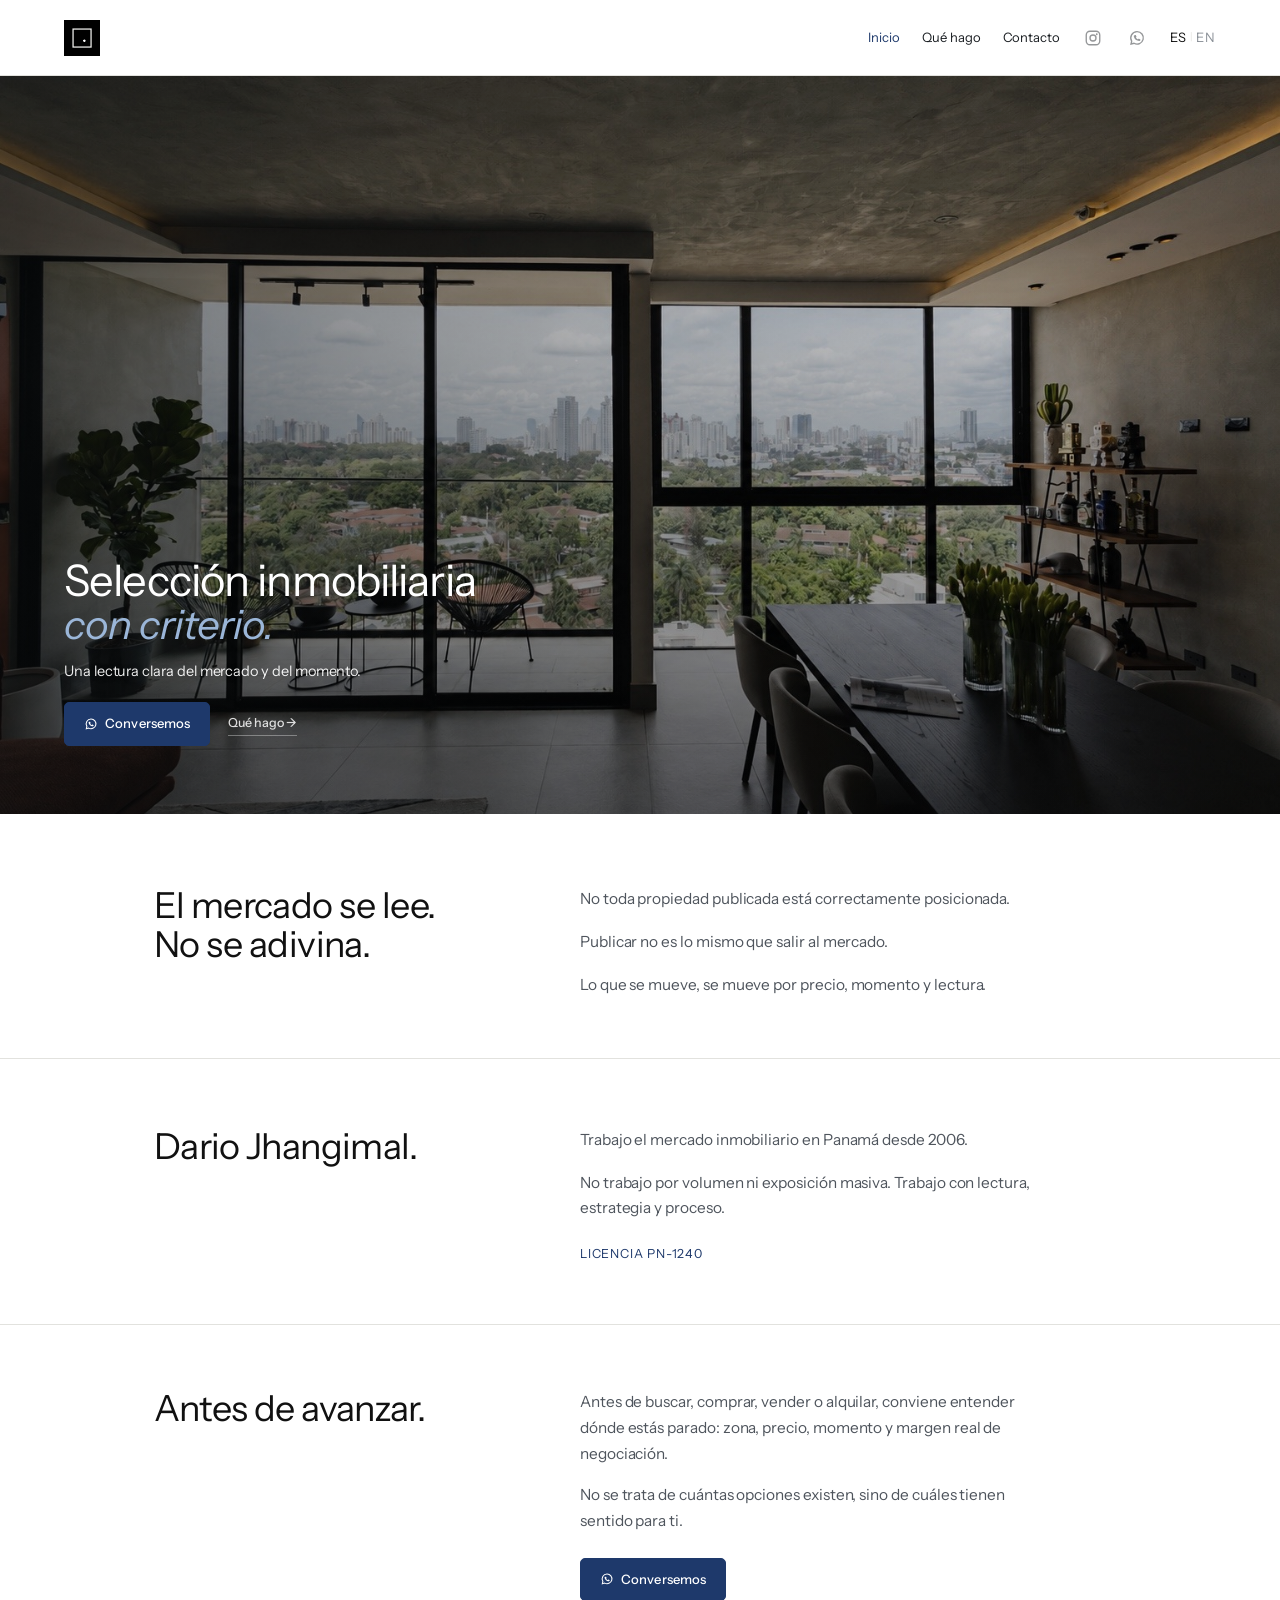
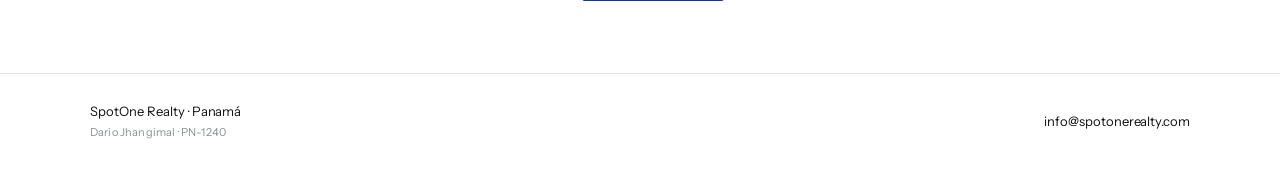
<file: 01_WEBSITE_NETLIFY_READY/index.html>
<!DOCTYPE html>
<html lang="es">
<head>
<title>SpotOne Realty · Selección inmobiliaria en Panamá · Dario Jhangimal</title>
<meta charset="UTF-8">
<meta name="viewport" content="width=device-width, initial-scale=1.0">
<meta name="description" content="Selección inmobiliaria en Panamá. Residencial, comercial e inversión. Lectura de mercado, proceso ordenado y ejecución real. Dario Jhangimal · PN-1240.">

<link rel="canonical" href="https://spotonerealty.com/">
<meta name="theme-color" content="#0A0A0A">

<meta property="og:type" content="website">
<meta property="og:url" content="https://spotonerealty.com/">
<meta property="og:title" content="SpotOne Realty · Selección inmobiliaria en Panamá">
<meta property="og:description" content="Residencial, comercial e inversión. Lectura de mercado, proceso ordenado y ejecución real.">
<meta property="og:image" content="https://spotonerealty.com/og-cover.jpg">

<meta name="twitter:card" content="summary_large_image">
<meta name="twitter:title" content="SpotOne Realty · Selección inmobiliaria en Panamá">
<meta name="twitter:description" content="Residencial, comercial e inversión. Lectura de mercado, proceso ordenado y ejecución real.">
<meta name="twitter:image" content="https://spotonerealty.com/og-cover.jpg">

<link rel="preconnect" href="https://fonts.googleapis.com">
<link rel="preconnect" href="https://fonts.gstatic.com" crossorigin>
<link href="https://fonts.googleapis.com/css2?family=Instrument+Sans:ital,wght@0,300;0,400;0,500;1,300;1,400&display=swap" rel="stylesheet">
<link rel="stylesheet" href="styles.css">
<link rel="icon" type="image/png" sizes="32x32" href="favicon-32.png">
<link rel="apple-touch-icon" sizes="180x180" href="favicon-180.png">
</head>
<body>


<header class="site-header">
  <a href="index.html" class="site-logo" aria-label="SpotOne Realty">
    <img src="assets/logo/logo.png" alt="SpotOne Realty">
  </a>
  <nav class="site-nav">
    <a href="index.html" class="active">Inicio</a>
    <a href="que-hago.html">Qué hago</a>
    <a href="contacto.html">Contacto</a>
    <a class="nav-icon" href="https://www.instagram.com/spotonerealty/" target="_blank" rel="noopener" aria-label="Instagram">
      <svg viewBox="0 0 24 24" fill="none"><rect x="3" y="3" width="18" height="18" rx="5" stroke="currentColor" stroke-width="1.8"/><circle cx="12" cy="12" r="4" stroke="currentColor" stroke-width="1.8"/><circle cx="17" cy="7" r="1.2" fill="currentColor"/></svg>
    </a>
    <a class="nav-wa" href="https://wa.me/50766758127?text=Hola%20Dario.%20Vi%20tu%20pagina%20web%20y%20quiero%20consultarte%20sobre%20una%20decision%20inmobiliaria%20en%20Panama." target="_blank" rel="noopener" aria-label="WhatsApp">
      <svg viewBox="0 0 24 24" fill="none"><path d="M12 3.5a8.3 8.3 0 0 0-7.1 12.6L4 20l4-1a8.3 8.3 0 1 0 4-15.5Z" stroke="currentColor" stroke-width="1.8"/><path d="M8.8 8.6c.2-.5.4-.6.7-.6h.5c.2 0 .4.1.5.4l.7 1.6c.1.3.1.5-.1.7l-.4.5c-.1.2-.1.3 0 .5.4.8 1.2 1.6 2.1 2 .2.1.3.1.5-.1l.6-.5c.2-.2.4-.2.7-.1l1.5.7c.3.1.4.3.4.6v.4c0 .4-.2.7-.6.9-.5.3-1.3.5-2.4.2-2.7-.7-5-3-5.6-5.6-.3-1 .1-1.5.4-1.7Z" fill="currentColor"/></svg>
    </a>
    <div class="nav-lang">
      <a href="index.html" class="active">ES</a>
      <span>|</span>
      <a href="index-en.html">EN</a>
    </div>
  </nav>
  <button class="menu-toggle" id="menuToggle" aria-label="Menu" aria-expanded="false">
    <span></span><span></span><span></span>
  </button>
</header>

<div class="menu-overlay" id="menuOverlay" aria-hidden="true">
  <div class="menu-panel">
    <div class="menu-header">
      <a href="index.html" class="menu-logo">
        <img src="assets/logo/logo.png" alt="SpotOne Realty">
      </a>
      <button class="menu-close" id="menuClose" aria-label="Cerrar"><svg viewBox="0 0 24 24" fill="none"><path d="M6 6l12 12M18 6L6 18" stroke="currentColor" stroke-width="1.6"/></svg></button>
    </div>
    <nav class="menu-nav">
      <a href="index.html" class="active">Inicio</a>
      <a href="que-hago.html">Qué hago</a>
      <a href="contacto.html">Contacto</a>
    </nav>
    <div class="menu-lang"><a href="index.html" class="active">ES</a><span>|</span><a href="index-en.html">EN</a></div>
    <div class="menu-wa">
      <a href="https://wa.me/50766758127?text=Hola%20Dario.%20Vi%20tu%20pagina%20web%20y%20quiero%20consultarte%20sobre%20una%20decision%20inmobiliaria%20en%20Panama." target="_blank" rel="noopener"><svg viewBox="0 0 24 24" fill="none"><path d="M12 3.5a8.3 8.3 0 0 0-7.1 12.6L4 20l4-1a8.3 8.3 0 1 0 4-15.5Z" stroke="currentColor" stroke-width="1.8"/><path d="M8.8 8.6c.2-.5.4-.6.7-.6h.5c.2 0 .4.1.5.4l.7 1.6c.1.3.1.5-.1.7l-.4.5c-.1.2-.1.3 0 .5.4.8 1.2 1.6 2.1 2 .2.1.3.1.5-.1l.6-.5c.2-.2.4-.2.7-.1l1.5.7c.3.1.4.3.4.6v.4c0 .4-.2.7-.6.9-.5.3-1.3.5-2.4.2-2.7-.7-5-3-5.6-5.6-.3-1 .1-1.5.4-1.7Z" fill="currentColor"/></svg> +507 6675-8127</a>
    </div>
  </div>
</div>

<main>
  <section class="hero">
    <div class="hero-image"></div>
    <div class="hero-shade"></div>
    <div class="hero-content">
      <h1><span class="hero-line">Selección inmobiliaria</span><em class="hero-line">con criterio.</em></h1>
      <p class="lead">Una lectura clara del mercado y del momento.</p>
      <div class="hero-actions">
        <a class="btn-hero" href="https://wa.me/50766758127?text=Hola%20Dario.%20Vi%20tu%20pagina%20web%20y%20quiero%20consultarte%20sobre%20una%20decision%20inmobiliaria%20en%20Panama." target="_blank" rel="noopener">
          <svg class="wa-icon" viewBox="0 0 24 24" fill="none"><path d="M12 3.5a8.3 8.3 0 0 0-7.1 12.6L4 20l4-1a8.3 8.3 0 1 0 4-15.5Z" stroke="currentColor" stroke-width="1.8"/><path d="M8.8 8.6c.2-.5.4-.6.7-.6h.5c.2 0 .4.1.5.4l.7 1.6c.1.3.1.5-.1.7l-.4.5c-.1.2-.1.3 0 .5.4.8 1.2 1.6 2.1 2 .2.1.3.1.5-.1l.6-.5c.2-.2.4-.2.7-.1l1.5.7c.3.1.4.3.4.6v.4c0 .4-.2.7-.6.9-.5.3-1.3.5-2.4.2-2.7-.7-5-3-5.6-5.6-.3-1 .1-1.5.4-1.7Z" fill="currentColor"/></svg>
          Conversemos
        </a>
        <a class="hero-link" href="que-hago.html">Qué hago →</a>
      </div>
    </div>
  </section>
  <section class="section manifest">
    <div class="container split">
      <div>
        <h2>El mercado se lee.<br>No se adivina.</h2>
      </div>
      <div class="text">
        <p>No toda propiedad publicada está correctamente posicionada.</p>
        <p>Publicar no es lo mismo que salir al mercado.</p>
        <p>Lo que se mueve, se mueve por precio, momento y lectura.</p>
      </div>
    </div>
  </section>
  <section class="section clarity">
    <div class="container">
      <div class="personal-solo">
        <div>
          <h2 class="personal-name">Dario Jhangimal.</h2>
        </div>
        <div class="personal-body">
          <p>Trabajo el mercado inmobiliario en Panamá desde 2006.</p>
          <p>No trabajo por volumen ni exposición masiva. Trabajo con lectura, estrategia y proceso.</p>
          <p class="license">Licencia PN-1240</p>
        </div>
      </div>
    </div>
  </section>
  <section class="section filter-section">
    <div class="container">
      <div class="filter-block">
        <div>
          <h2 class="filter-title">Antes de avanzar.</h2>
        </div>
        <div class="filter-right">
          <div class="filter-text">
            <p>Antes de buscar, comprar, vender o alquilar, conviene entender dónde estás parado: zona, precio, momento y margen real de negociación.</p>
            <p>No se trata de cuántas opciones existen, sino de cuáles tienen sentido para ti.</p>
          </div>
          <div class="filter-cta">
            <a class="btn-cta" href="https://wa.me/50766758127?text=Hola%20Dario.%20Vi%20tu%20pagina%20web%20y%20quiero%20consultarte%20sobre%20una%20decision%20inmobiliaria%20en%20Panama." target="_blank" rel="noopener">
              <svg class="wa-icon" viewBox="0 0 24 24" fill="none"><path d="M12 3.5a8.3 8.3 0 0 0-7.1 12.6L4 20l4-1a8.3 8.3 0 1 0 4-15.5Z" stroke="currentColor" stroke-width="1.8"/><path d="M8.8 8.6c.2-.5.4-.6.7-.6h.5c.2 0 .4.1.5.4l.7 1.6c.1.3.1.5-.1.7l-.4.5c-.1.2-.1.3 0 .5.4.8 1.2 1.6 2.1 2 .2.1.3.1.5-.1l.6-.5c.2-.2.4-.2.7-.1l1.5.7c.3.1.4.3.4.6v.4c0 .4-.2.7-.6.9-.5.3-1.3.5-2.4.2-2.7-.7-5-3-5.6-5.6-.3-1 .1-1.5.4-1.7Z" fill="currentColor"/></svg>
              Conversemos
            </a>
          </div>
        </div>
      </div>
    </div>
  </section>

</main>
<a class="wa-float" href="https://wa.me/50766758127?text=Hola%20Dario.%20Vi%20tu%20pagina%20web%20y%20quiero%20consultarte%20sobre%20una%20decision%20inmobiliaria%20en%20Panama." target="_blank" rel="noopener" aria-label="WhatsApp">
  <svg viewBox="0 0 24 24" fill="none"><path d="M12 3.5a8.3 8.3 0 0 0-7.1 12.6L4 20l4-1a8.3 8.3 0 1 0 4-15.5Z" stroke="currentColor" stroke-width="1.8"/><path d="M8.8 8.6c.2-.5.4-.6.7-.6h.5c.2 0 .4.1.5.4l.7 1.6c.1.3.1.5-.1.7l-.4.5c-.1.2-.1.3 0 .5.4.8 1.2 1.6 2.1 2 .2.1.3.1.5-.1l.6-.5c.2-.2.4-.2.7-.1l1.5.7c.3.1.4.3.4.6v.4c0 .4-.2.7-.6.9-.5.3-1.3.5-2.4.2-2.7-.7-5-3-5.6-5.6-.3-1 .1-1.5.4-1.7Z" fill="currentColor"/></svg>
</a>

<footer class="footer">
  <div class="container footer-inner">
    <div class="footer-brand">
      <p class="footer-name">SpotOne Realty · Panamá</p>
      <p class="footer-license">Dario Jhangimal · PN-1240</p>
    </div>
    <div class="footer-links">
      <a href="mailto:info@spotonerealty.com">info@spotonerealty.com</a>
    </div>
  </div>
</footer>

<script>
(function(){
  var floatBtn = document.querySelector('.wa-float');
  var footer = document.querySelector('.footer');
  if(!floatBtn || !footer || !('IntersectionObserver' in window)) return;
  var observer = new IntersectionObserver(function(entries){
    entries.forEach(function(entry){
      floatBtn.classList.toggle('is-hidden', entry.isIntersecting);
    });
  }, {threshold: 0.08});
  observer.observe(footer);
})();
</script>

<script>
(function(){
  var t=document.getElementById('menuToggle'),
      o=document.getElementById('menuOverlay'),
      c=document.getElementById('menuClose');
  if(!t||!o) return;
  function open(){o.classList.add('open');t.classList.add('open');t.setAttribute('aria-expanded','true');document.body.style.overflow='hidden';}
  function close(){o.classList.remove('open');t.classList.remove('open');t.setAttribute('aria-expanded','false');document.body.style.overflow='';}
  t.addEventListener('click',function(){o.classList.contains('open')?close():open();});
  o.addEventListener('click',function(e){if(e.target===o)close();});
  if(c)c.addEventListener('click',close);
  document.addEventListener('keydown',function(e){if(e.key==='Escape')close();});
})();
</script>
</body>
</html>
</file>
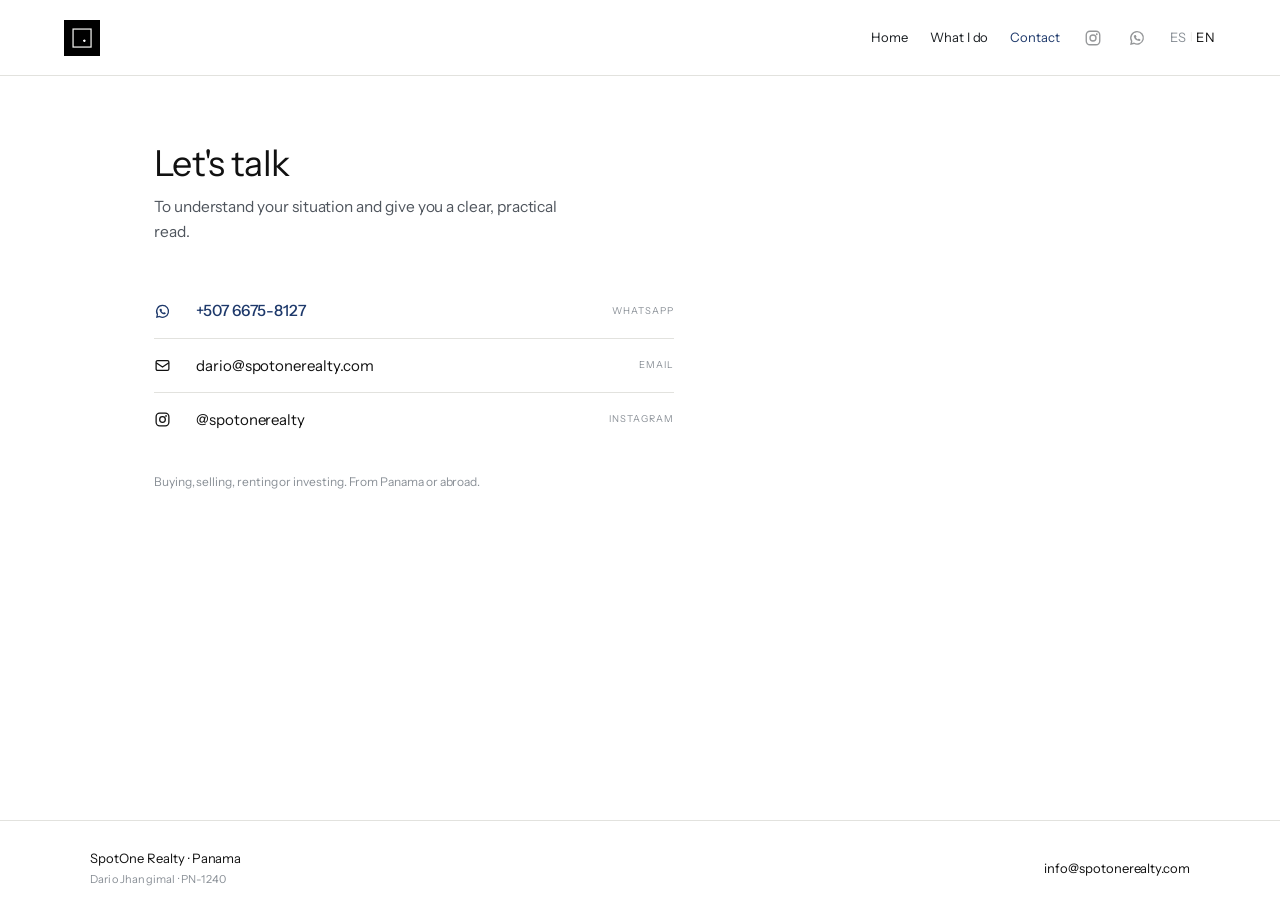
<file: 01_WEBSITE_NETLIFY_READY/contact.html>
<!DOCTYPE html>
<html lang="en">
<head>
<title>Contact · SpotOne Realty · Panama</title>
<meta charset="UTF-8">
<meta name="viewport" content="width=device-width, initial-scale=1.0">
<meta name="description" content="Message via WhatsApp to discuss your real estate situation in Panama. Buying, selling, renting or investing. Dario Jhangimal · License PN-1240.">
<link rel="preconnect" href="https://fonts.googleapis.com">
<link rel="preconnect" href="https://fonts.gstatic.com" crossorigin>
<link href="https://fonts.googleapis.com/css2?family=Instrument+Sans:ital,wght@0,300;0,400;0,500;1,300;1,400&display=swap" rel="stylesheet">
<link rel="stylesheet" href="styles.css">
  <link rel="icon" type="image/png" sizes="32x32" href="favicon-32.png">
  <link rel="apple-touch-icon" sizes="180x180" href="favicon-180.png">
</head>
<body>


<header class="site-header">
  <a href="index-en.html" class="site-logo" aria-label="SpotOne Realty">
    <img src="assets/logo/logo.png" alt="SpotOne Realty">
  </a>
  <nav class="site-nav">
    <a href="index-en.html">Home</a>
    <a href="what-i-do.html">What I do</a>
    <a href="contact.html" class="active">Contact</a>
    <a class="nav-icon" href="https://www.instagram.com/spotonerealty/" target="_blank" rel="noopener" aria-label="Instagram">
      <svg viewBox="0 0 24 24" fill="none"><rect x="3" y="3" width="18" height="18" rx="5" stroke="currentColor" stroke-width="1.8"/><circle cx="12" cy="12" r="4" stroke="currentColor" stroke-width="1.8"/><circle cx="17" cy="7" r="1.2" fill="currentColor"/></svg>
    </a>
    <a class="nav-wa" href="https://wa.me/50766758127?text=Hello%20Dario.%20I%20saw%20your%20website%20and%20would%20like%20to%20discuss%20a%20real%20estate%20decision%20in%20Panama." target="_blank" rel="noopener" aria-label="WhatsApp">
      <svg viewBox="0 0 24 24" fill="none"><path d="M12 3.5a8.3 8.3 0 0 0-7.1 12.6L4 20l4-1a8.3 8.3 0 1 0 4-15.5Z" stroke="currentColor" stroke-width="1.8"/><path d="M8.8 8.6c.2-.5.4-.6.7-.6h.5c.2 0 .4.1.5.4l.7 1.6c.1.3.1.5-.1.7l-.4.5c-.1.2-.1.3 0 .5.4.8 1.2 1.6 2.1 2 .2.1.3.1.5-.1l.6-.5c.2-.2.4-.2.7-.1l1.5.7c.3.1.4.3.4.6v.4c0 .4-.2.7-.6.9-.5.3-1.3.5-2.4.2-2.7-.7-5-3-5.6-5.6-.3-1 .1-1.5.4-1.7Z" fill="currentColor"/></svg>
    </a>
    <div class="nav-lang">
      <a href="contacto.html">ES</a>
      <span>|</span>
      <a href="contact.html" class="active">EN</a>
    </div>
  </nav>
  <button class="menu-toggle" id="menuToggle" aria-label="Menu" aria-expanded="false">
    <span></span><span></span><span></span>
  </button>
</header>

<div class="menu-overlay" id="menuOverlay" aria-hidden="true">
  <div class="menu-panel">
    <div class="menu-header">
      <a href="index-en.html" class="menu-logo">
        <img src="assets/logo/logo.png" alt="SpotOne Realty">
      </a>
      <button class="menu-close" id="menuClose" aria-label="Cerrar"><svg viewBox="0 0 24 24" fill="none"><path d="M6 6l12 12M18 6L6 18" stroke="currentColor" stroke-width="1.6"/></svg></button>
    </div>
    <nav class="menu-nav">
      <a href="index-en.html">Home</a>
      <a href="what-i-do.html">What I do</a>
      <a href="contact.html" class="active">Contact</a>
    </nav>
    <div class="menu-lang"><a href="contacto.html">ES</a><span>|</span><a href="contact.html" class="active">EN</a></div>
    <div class="menu-wa">
      <a href="https://wa.me/50766758127?text=Hello%20Dario.%20I%20saw%20your%20website%20and%20would%20like%20to%20discuss%20a%20real%20estate%20decision%20in%20Panama." target="_blank" rel="noopener"><svg viewBox="0 0 24 24" fill="none"><path d="M12 3.5a8.3 8.3 0 0 0-7.1 12.6L4 20l4-1a8.3 8.3 0 1 0 4-15.5Z" stroke="currentColor" stroke-width="1.8"/><path d="M8.8 8.6c.2-.5.4-.6.7-.6h.5c.2 0 .4.1.5.4l.7 1.6c.1.3.1.5-.1.7l-.4.5c-.1.2-.1.3 0 .5.4.8 1.2 1.6 2.1 2 .2.1.3.1.5-.1l.6-.5c.2-.2.4-.2.7-.1l1.5.7c.3.1.4.3.4.6v.4c0 .4-.2.7-.6.9-.5.3-1.3.5-2.4.2-2.7-.7-5-3-5.6-5.6-.3-1 .1-1.5.4-1.7Z" fill="currentColor"/></svg> +507 6675-8127</a>
    </div>
  </div>
</div>

<main>
  <section class="contact-page">
    <div class="container">
      <h1>Let's talk</h1>
      <p class="subtitle">To understand your situation and give you a clear, practical read.</p>

      <div class="contact-list">
        <a class="contact-item contact-wa" href="https://wa.me/50766758127?text=Hello%20Dario.%20I%20saw%20your%20website%20and%20would%20like%20to%20discuss%20a%20real%20estate%20decision%20in%20Panama." target="_blank" rel="noopener">
          <span class="contact-icon">
            <svg viewBox="0 0 24 24" fill="none"><path d="M12 3.5a8.3 8.3 0 0 0-7.1 12.6L4 20l4-1a8.3 8.3 0 1 0 4-15.5Z" stroke="currentColor" stroke-width="1.8"/><path d="M8.8 8.6c.2-.5.4-.6.7-.6h.5c.2 0 .4.1.5.4l.7 1.6c.1.3.1.5-.1.7l-.4.5c-.1.2-.1.3 0 .5.4.8 1.2 1.6 2.1 2 .2.1.3.1.5-.1l.6-.5c.2-.2.4-.2.7-.1l1.5.7c.3.1.4.3.4.6v.4c0 .4-.2.7-.6.9-.5.3-1.3.5-2.4.2-2.7-.7-5-3-5.6-5.6-.3-1 .1-1.5.4-1.7Z" fill="currentColor"/></svg>
          </span>
          <span class="contact-label">+507 6675-8127</span>
          <span class="contact-type">WhatsApp</span>
        </a>
        <a class="contact-item" href="mailto:dario@spotonerealty.com">
          <span class="contact-icon">
            <svg viewBox="0 0 24 24" fill="none"><rect x="3" y="5" width="18" height="14" rx="2" stroke="currentColor" stroke-width="1.8"/><path d="M3 8l9 6 9-6" stroke="currentColor" stroke-width="1.8"/></svg>
          </span>
          <span class="contact-label">dario@spotonerealty.com</span>
          <span class="contact-type">Email</span>
        </a>
        <a class="contact-item" href="https://www.instagram.com/spotonerealty/" target="_blank" rel="noopener">
          <span class="contact-icon">
            <svg viewBox="0 0 24 24" fill="none"><rect x="3" y="3" width="18" height="18" rx="5" stroke="currentColor" stroke-width="1.8"/><circle cx="12" cy="12" r="4" stroke="currentColor" stroke-width="1.8"/><circle cx="17" cy="7" r="1.2" fill="currentColor"/></svg>
          </span>
          <span class="contact-label">@spotonerealty</span>
          <span class="contact-type">Instagram</span>
        </a>
      </div>

      <p class="contact-note">Buying, selling, renting or investing. From Panama or abroad.</p>
    </div>
  </section>
</main>

<a class="wa-float" href="https://wa.me/50766758127?text=Hello%20Dario.%20I%20saw%20your%20website%20and%20would%20like%20to%20discuss%20a%20real%20estate%20decision%20in%20Panama." target="_blank" rel="noopener" aria-label="WhatsApp">
  <svg viewBox="0 0 24 24" fill="none"><path d="M12 3.5a8.3 8.3 0 0 0-7.1 12.6L4 20l4-1a8.3 8.3 0 1 0 4-15.5Z" stroke="currentColor" stroke-width="1.8"/><path d="M8.8 8.6c.2-.5.4-.6.7-.6h.5c.2 0 .4.1.5.4l.7 1.6c.1.3.1.5-.1.7l-.4.5c-.1.2-.1.3 0 .5.4.8 1.2 1.6 2.1 2 .2.1.3.1.5-.1l.6-.5c.2-.2.4-.2.7-.1l1.5.7c.3.1.4.3.4.6v.4c0 .4-.2.7-.6.9-.5.3-1.3.5-2.4.2-2.7-.7-5-3-5.6-5.6-.3-1 .1-1.5.4-1.7Z" fill="currentColor"/></svg>
</a>

<footer class="footer">
  <div class="container footer-inner">
    <div class="footer-brand">
      <p class="footer-name">SpotOne Realty · Panama</p>
      <p class="footer-license">Dario Jhangimal · PN-1240</p>
    </div>
    <div class="footer-links">
      <a href="mailto:info@spotonerealty.com">info@spotonerealty.com</a>
    </div>
  </div>
</footer>

<script>
(function(){
  var floatBtn = document.querySelector('.wa-float');
  var footer = document.querySelector('.footer');
  if(!floatBtn || !footer || !('IntersectionObserver' in window)) return;
  var observer = new IntersectionObserver(function(entries){
    entries.forEach(function(entry){
      floatBtn.classList.toggle('is-hidden', entry.isIntersecting);
    });
  }, {threshold: 0.08});
  observer.observe(footer);
})();
</script>

<script>
(function(){
  var t=document.getElementById('menuToggle'),
      o=document.getElementById('menuOverlay'),
      c=document.getElementById('menuClose');
  if(!t||!o) return;
  function open(){o.classList.add('open');t.classList.add('open');t.setAttribute('aria-expanded','true');document.body.style.overflow='hidden';}
  function close(){o.classList.remove('open');t.classList.remove('open');t.setAttribute('aria-expanded','false');document.body.style.overflow='';}
  t.addEventListener('click',function(){o.classList.contains('open')?close():open();});
  o.addEventListener('click',function(e){if(e.target===o)close();});
  if(c)c.addEventListener('click',close);
  document.addEventListener('keydown',function(e){if(e.key==='Escape')close();});
})();
</script>
</body>
</html>
</file>
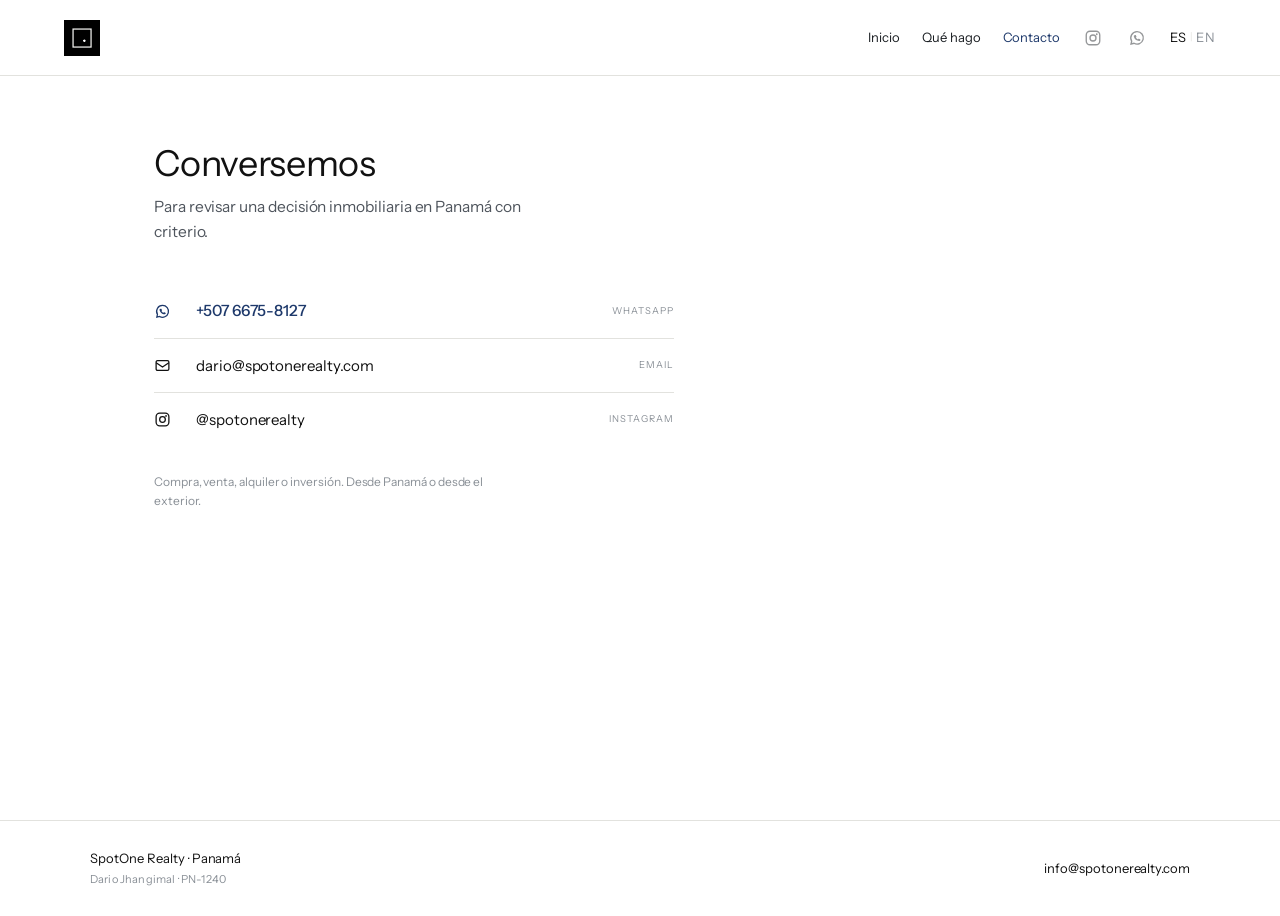
<file: 01_WEBSITE_NETLIFY_READY/contacto.html>
<!DOCTYPE html>
<html lang="es">
<head>
<title>Contacto · SpotOne Realty · Panamá</title>
<meta charset="UTF-8">
<meta name="viewport" content="width=device-width, initial-scale=1.0">
<meta name="description" content="Escribe por WhatsApp para revisar una decisión inmobiliaria en Panamá. Compra, venta, alquiler o inversión. Dario Jhangimal · +507 6675-8127.">
<link rel="preconnect" href="https://fonts.googleapis.com">
<link rel="preconnect" href="https://fonts.gstatic.com" crossorigin>
<link href="https://fonts.googleapis.com/css2?family=Instrument+Sans:ital,wght@0,300;0,400;0,500;1,300;1,400&display=swap" rel="stylesheet">
<link rel="stylesheet" href="styles.css">
  <link rel="icon" type="image/png" sizes="32x32" href="favicon-32.png">
  <link rel="apple-touch-icon" sizes="180x180" href="favicon-180.png">
</head>
<body>


<header class="site-header">
  <a href="index.html" class="site-logo" aria-label="SpotOne Realty">
    <img src="assets/logo/logo.png" alt="SpotOne Realty">
  </a>
  <nav class="site-nav">
    <a href="index.html">Inicio</a>
    <a href="que-hago.html">Qué hago</a>
    <a href="contacto.html" class="active">Contacto</a>
    <a class="nav-icon" href="https://www.instagram.com/spotonerealty/" target="_blank" rel="noopener" aria-label="Instagram">
      <svg viewBox="0 0 24 24" fill="none"><rect x="3" y="3" width="18" height="18" rx="5" stroke="currentColor" stroke-width="1.8"/><circle cx="12" cy="12" r="4" stroke="currentColor" stroke-width="1.8"/><circle cx="17" cy="7" r="1.2" fill="currentColor"/></svg>
    </a>
    <a class="nav-wa" href="https://wa.me/50766758127?text=Hola%20Dario.%20Vi%20tu%20pagina%20web%20y%20quiero%20consultarte%20sobre%20una%20decision%20inmobiliaria%20en%20Panama." target="_blank" rel="noopener" aria-label="WhatsApp">
      <svg viewBox="0 0 24 24" fill="none"><path d="M12 3.5a8.3 8.3 0 0 0-7.1 12.6L4 20l4-1a8.3 8.3 0 1 0 4-15.5Z" stroke="currentColor" stroke-width="1.8"/><path d="M8.8 8.6c.2-.5.4-.6.7-.6h.5c.2 0 .4.1.5.4l.7 1.6c.1.3.1.5-.1.7l-.4.5c-.1.2-.1.3 0 .5.4.8 1.2 1.6 2.1 2 .2.1.3.1.5-.1l.6-.5c.2-.2.4-.2.7-.1l1.5.7c.3.1.4.3.4.6v.4c0 .4-.2.7-.6.9-.5.3-1.3.5-2.4.2-2.7-.7-5-3-5.6-5.6-.3-1 .1-1.5.4-1.7Z" fill="currentColor"/></svg>
    </a>
    <div class="nav-lang">
      <a href="contacto.html" class="active">ES</a>
      <span>|</span>
      <a href="contact.html">EN</a>
    </div>
  </nav>
  <button class="menu-toggle" id="menuToggle" aria-label="Menu" aria-expanded="false">
    <span></span><span></span><span></span>
  </button>
</header>

<div class="menu-overlay" id="menuOverlay" aria-hidden="true">
  <div class="menu-panel">
    <div class="menu-header">
      <a href="index.html" class="menu-logo">
        <img src="assets/logo/logo.png" alt="SpotOne Realty">
      </a>
      <button class="menu-close" id="menuClose" aria-label="Cerrar"><svg viewBox="0 0 24 24" fill="none"><path d="M6 6l12 12M18 6L6 18" stroke="currentColor" stroke-width="1.6"/></svg></button>
    </div>
    <nav class="menu-nav">
      <a href="index.html">Inicio</a>
      <a href="que-hago.html">Qué hago</a>
      <a href="contacto.html" class="active">Contacto</a>
    </nav>
    <div class="menu-lang"><a href="contacto.html" class="active">ES</a><span>|</span><a href="contact.html">EN</a></div>
    <div class="menu-wa">
      <a href="https://wa.me/50766758127?text=Hola%20Dario.%20Vi%20tu%20pagina%20web%20y%20quiero%20consultarte%20sobre%20una%20decision%20inmobiliaria%20en%20Panama." target="_blank" rel="noopener"><svg viewBox="0 0 24 24" fill="none"><path d="M12 3.5a8.3 8.3 0 0 0-7.1 12.6L4 20l4-1a8.3 8.3 0 1 0 4-15.5Z" stroke="currentColor" stroke-width="1.8"/><path d="M8.8 8.6c.2-.5.4-.6.7-.6h.5c.2 0 .4.1.5.4l.7 1.6c.1.3.1.5-.1.7l-.4.5c-.1.2-.1.3 0 .5.4.8 1.2 1.6 2.1 2 .2.1.3.1.5-.1l.6-.5c.2-.2.4-.2.7-.1l1.5.7c.3.1.4.3.4.6v.4c0 .4-.2.7-.6.9-.5.3-1.3.5-2.4.2-2.7-.7-5-3-5.6-5.6-.3-1 .1-1.5.4-1.7Z" fill="currentColor"/></svg> +507 6675-8127</a>
    </div>
  </div>
</div>

<main>
  <section class="contact-page">
    <div class="container">
      <h1>Conversemos</h1>
      <p class="subtitle">Para revisar una decisión inmobiliaria en Panamá con criterio.</p>

      <div class="contact-list">
        <a class="contact-item contact-wa" href="https://wa.me/50766758127?text=Hola%20Dario.%20Vi%20tu%20pagina%20web%20y%20quiero%20consultarte%20sobre%20una%20decision%20inmobiliaria%20en%20Panama." target="_blank" rel="noopener">
          <span class="contact-icon">
            <svg viewBox="0 0 24 24" fill="none"><path d="M12 3.5a8.3 8.3 0 0 0-7.1 12.6L4 20l4-1a8.3 8.3 0 1 0 4-15.5Z" stroke="currentColor" stroke-width="1.8"/><path d="M8.8 8.6c.2-.5.4-.6.7-.6h.5c.2 0 .4.1.5.4l.7 1.6c.1.3.1.5-.1.7l-.4.5c-.1.2-.1.3 0 .5.4.8 1.2 1.6 2.1 2 .2.1.3.1.5-.1l.6-.5c.2-.2.4-.2.7-.1l1.5.7c.3.1.4.3.4.6v.4c0 .4-.2.7-.6.9-.5.3-1.3.5-2.4.2-2.7-.7-5-3-5.6-5.6-.3-1 .1-1.5.4-1.7Z" fill="currentColor"/></svg>
          </span>
          <span class="contact-label">+507 6675-8127</span>
          <span class="contact-type">WhatsApp</span>
        </a>
        <a class="contact-item" href="mailto:dario@spotonerealty.com">
          <span class="contact-icon">
            <svg viewBox="0 0 24 24" fill="none"><rect x="3" y="5" width="18" height="14" rx="2" stroke="currentColor" stroke-width="1.8"/><path d="M3 8l9 6 9-6" stroke="currentColor" stroke-width="1.8"/></svg>
          </span>
          <span class="contact-label">dario@spotonerealty.com</span>
          <span class="contact-type">Email</span>
        </a>
        <a class="contact-item" href="https://www.instagram.com/spotonerealty/" target="_blank" rel="noopener">
          <span class="contact-icon">
            <svg viewBox="0 0 24 24" fill="none"><rect x="3" y="3" width="18" height="18" rx="5" stroke="currentColor" stroke-width="1.8"/><circle cx="12" cy="12" r="4" stroke="currentColor" stroke-width="1.8"/><circle cx="17" cy="7" r="1.2" fill="currentColor"/></svg>
          </span>
          <span class="contact-label">@spotonerealty</span>
          <span class="contact-type">Instagram</span>
        </a>
      </div>

      <p class="contact-note">Compra, venta, alquiler o inversión. Desde Panamá o desde el exterior.</p>
    </div>
  </section>
</main>

<a class="wa-float" href="https://wa.me/50766758127?text=Hola%20Dario.%20Vi%20tu%20pagina%20web%20y%20quiero%20consultarte%20sobre%20una%20decision%20inmobiliaria%20en%20Panama." target="_blank" rel="noopener" aria-label="WhatsApp"><svg viewBox="0 0 24 24" fill="none"><path d="M12 3.5a8.3 8.3 0 0 0-7.1 12.6L4 20l4-1a8.3 8.3 0 1 0 4-15.5Z" stroke="currentColor" stroke-width="1.8"/><path d="M8.8 8.6c.2-.5.4-.6.7-.6h.5c.2 0 .4.1.5.4l.7 1.6c.1.3.1.5-.1.7l-.4.5c-.1.2-.1.3 0 .5.4.8 1.2 1.6 2.1 2 .2.1.3.1.5-.1l.6-.5c.2-.2.4-.2.7-.1l1.5.7c.3.1.4.3.4.6v.4c0 .4-.2.7-.6.9-.5.3-1.3.5-2.4.2-2.7-.7-5-3-5.6-5.6-.3-1 .1-1.5.4-1.7Z" fill="currentColor"/></svg></a>

<footer class="footer">
  <div class="container footer-inner">
    <div class="footer-brand">
      <p class="footer-name">SpotOne Realty · Panamá</p>
      <p class="footer-license">Dario Jhangimal · PN-1240</p>
    </div>
    <div class="footer-links">
      <a href="mailto:info@spotonerealty.com">info@spotonerealty.com</a>
    </div>
  </div>
</footer>

<script>
(function(){
  var floatBtn = document.querySelector('.wa-float');
  var footer = document.querySelector('.footer');
  if(!floatBtn || !footer || !('IntersectionObserver' in window)) return;
  var observer = new IntersectionObserver(function(entries){
    entries.forEach(function(entry){
      floatBtn.classList.toggle('is-hidden', entry.isIntersecting);
    });
  }, {threshold: 0.08});
  observer.observe(footer);
})();
</script>

<script>
(function(){
  var t=document.getElementById('menuToggle'),
      o=document.getElementById('menuOverlay'),
      c=document.getElementById('menuClose');
  if(!t||!o) return;
  function open(){o.classList.add('open');t.classList.add('open');t.setAttribute('aria-expanded','true');document.body.style.overflow='hidden';}
  function close(){o.classList.remove('open');t.classList.remove('open');t.setAttribute('aria-expanded','false');document.body.style.overflow='';}
  t.addEventListener('click',function(){o.classList.contains('open')?close():open();});
  o.addEventListener('click',function(e){if(e.target===o)close();});
  if(c)c.addEventListener('click',close);
  document.addEventListener('keydown',function(e){if(e.key==='Escape')close();});
})();
</script>
</body>
</html>
</file>
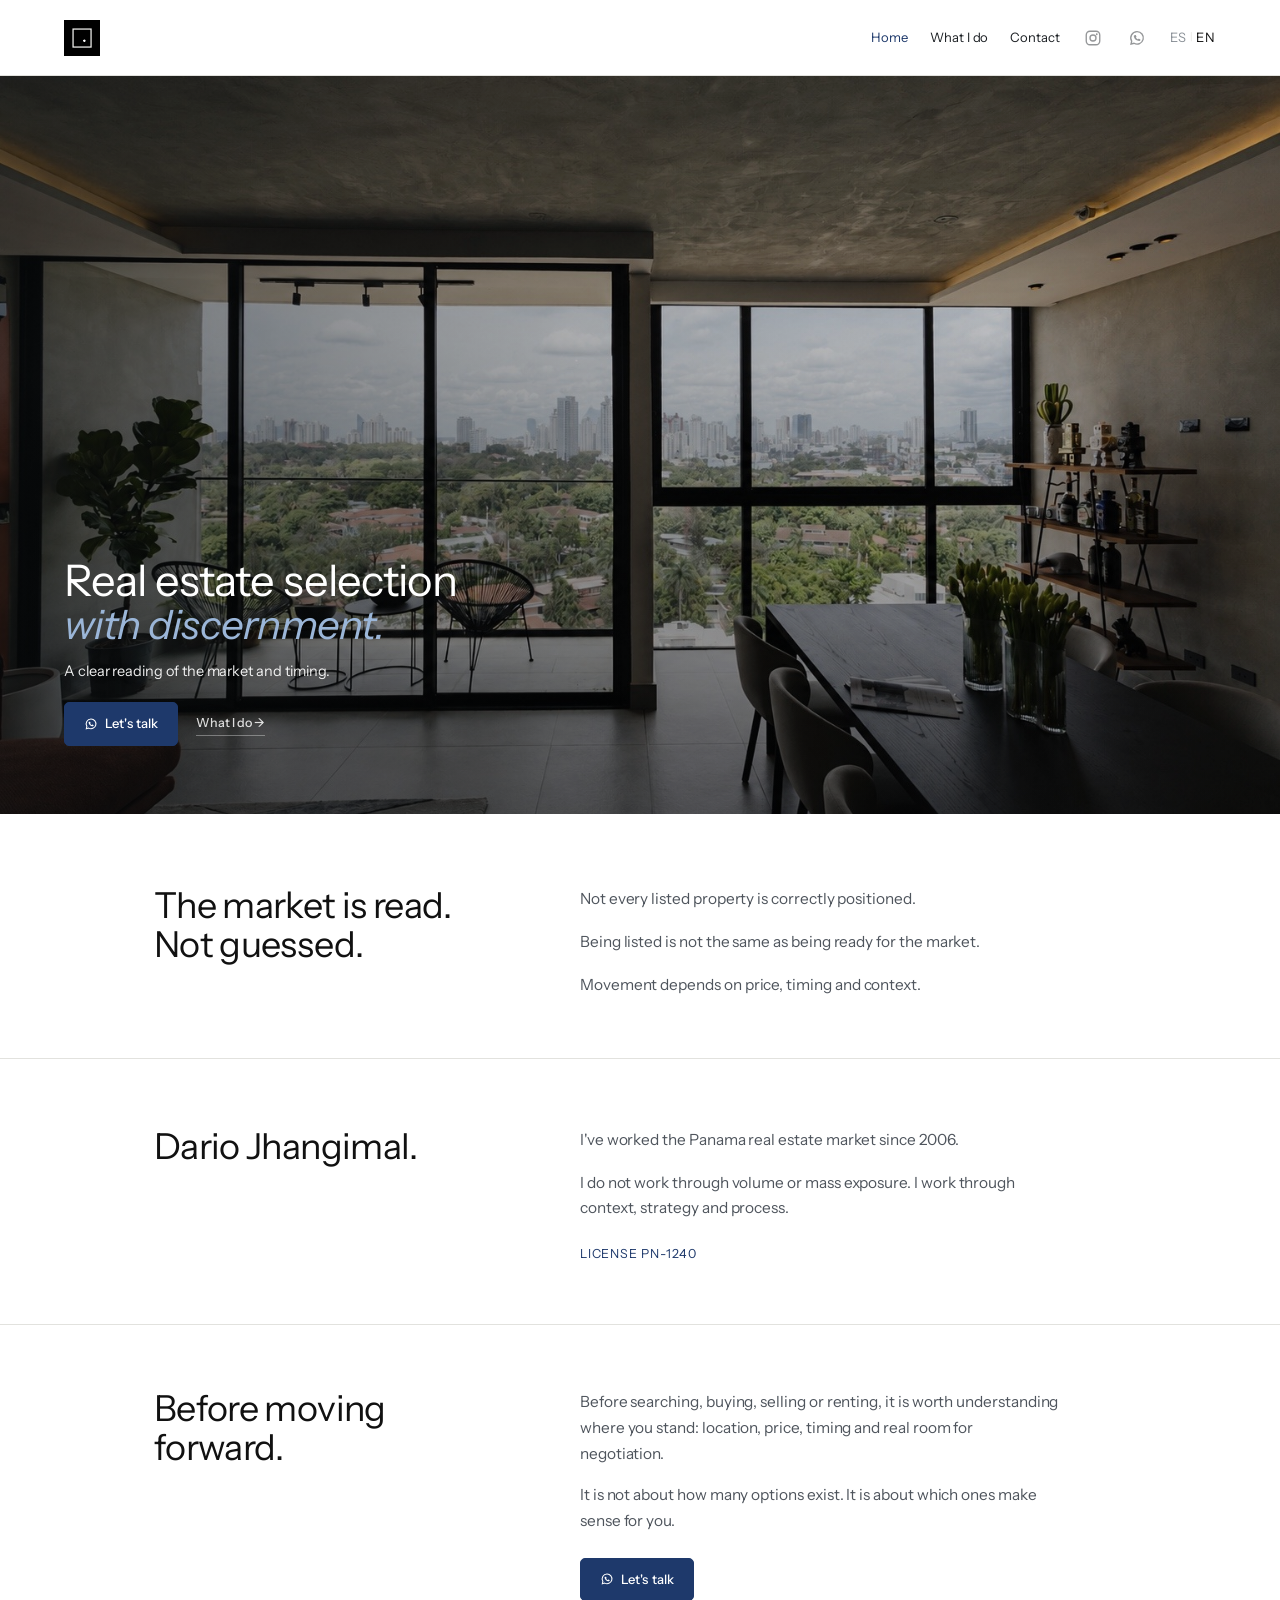
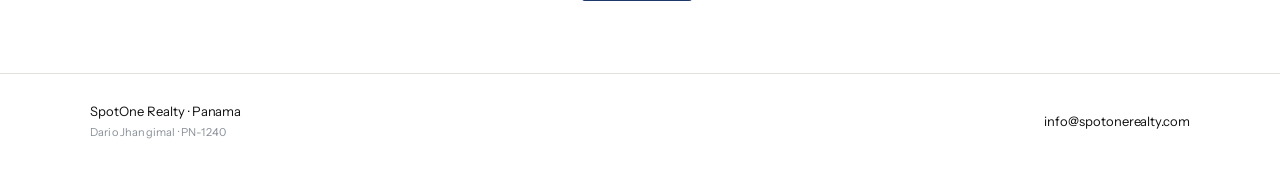
<file: 01_WEBSITE_NETLIFY_READY/index-en.html>
<!DOCTYPE html>
<html lang="en">
<head>
<title>SpotOne Realty · Real estate selection in Panama · Dario Jhangimal</title>
<meta charset="UTF-8">
<meta name="viewport" content="width=device-width, initial-scale=1.0">
<meta name="description" content="Real estate selection in Panama. Residential, commercial and investment properties. Market reading, structured process and real execution. Dario Jhangimal · PN-1240.">

<link rel="canonical" href="https://spotonerealty.com/index-en.html">
<meta name="theme-color" content="#0A0A0A">

<meta property="og:type" content="website">
<meta property="og:url" content="https://spotonerealty.com/index-en.html">
<meta property="og:title" content="SpotOne Realty · Real estate selection in Panama">
<meta property="og:description" content="Residential, commercial and investment properties. Market reading, structured process and real execution.">
<meta property="og:image" content="https://spotonerealty.com/og-cover.jpg">

<meta name="twitter:card" content="summary_large_image">
<meta name="twitter:title" content="SpotOne Realty · Real estate selection in Panama">
<meta name="twitter:description" content="Residential, commercial and investment properties. Market reading, structured process and real execution.">
<meta name="twitter:image" content="https://spotonerealty.com/og-cover.jpg">

<link rel="preconnect" href="https://fonts.googleapis.com">
<link rel="preconnect" href="https://fonts.gstatic.com" crossorigin>
<link href="https://fonts.googleapis.com/css2?family=Instrument+Sans:ital,wght@0,300;0,400;0,500;1,300;1,400&display=swap" rel="stylesheet">
<link rel="stylesheet" href="styles.css">
<link rel="icon" type="image/png" sizes="32x32" href="favicon-32.png">
<link rel="apple-touch-icon" sizes="180x180" href="favicon-180.png">
</head>
<body>


<header class="site-header">
  <a href="index-en.html" class="site-logo" aria-label="SpotOne Realty">
    <img src="assets/logo/logo.png" alt="SpotOne Realty">
  </a>
  <nav class="site-nav">
    <a href="index-en.html" class="active">Home</a>
    <a href="what-i-do.html">What I do</a>
    <a href="contact.html">Contact</a>
    <a class="nav-icon" href="https://www.instagram.com/spotonerealty/" target="_blank" rel="noopener" aria-label="Instagram">
      <svg viewBox="0 0 24 24" fill="none"><rect x="3" y="3" width="18" height="18" rx="5" stroke="currentColor" stroke-width="1.8"/><circle cx="12" cy="12" r="4" stroke="currentColor" stroke-width="1.8"/><circle cx="17" cy="7" r="1.2" fill="currentColor"/></svg>
    </a>
    <a class="nav-wa" href="https://wa.me/50766758127?text=Hello%20Dario.%20I%20saw%20your%20website%20and%20would%20like%20to%20discuss%20a%20real%20estate%20decision%20in%20Panama." target="_blank" rel="noopener" aria-label="WhatsApp">
      <svg viewBox="0 0 24 24" fill="none"><path d="M12 3.5a8.3 8.3 0 0 0-7.1 12.6L4 20l4-1a8.3 8.3 0 1 0 4-15.5Z" stroke="currentColor" stroke-width="1.8"/><path d="M8.8 8.6c.2-.5.4-.6.7-.6h.5c.2 0 .4.1.5.4l.7 1.6c.1.3.1.5-.1.7l-.4.5c-.1.2-.1.3 0 .5.4.8 1.2 1.6 2.1 2 .2.1.3.1.5-.1l.6-.5c.2-.2.4-.2.7-.1l1.5.7c.3.1.4.3.4.6v.4c0 .4-.2.7-.6.9-.5.3-1.3.5-2.4.2-2.7-.7-5-3-5.6-5.6-.3-1 .1-1.5.4-1.7Z" fill="currentColor"/></svg>
    </a>
    <div class="nav-lang">
      <a href="index.html">ES</a>
      <span>|</span>
      <a href="index-en.html" class="active">EN</a>
    </div>
  </nav>
  <button class="menu-toggle" id="menuToggle" aria-label="Menu" aria-expanded="false">
    <span></span><span></span><span></span>
  </button>
</header>

<div class="menu-overlay" id="menuOverlay" aria-hidden="true">
  <div class="menu-panel">
    <div class="menu-header">
      <a href="index-en.html" class="menu-logo">
        <img src="assets/logo/logo.png" alt="SpotOne Realty">
      </a>
      <button class="menu-close" id="menuClose" aria-label="Cerrar"><svg viewBox="0 0 24 24" fill="none"><path d="M6 6l12 12M18 6L6 18" stroke="currentColor" stroke-width="1.6"/></svg></button>
    </div>
    <nav class="menu-nav">
      <a href="index-en.html" class="active">Home</a>
      <a href="what-i-do.html">What I do</a>
      <a href="contact.html">Contact</a>
    </nav>
    <div class="menu-lang"><a href="index.html">ES</a><span>|</span><a href="index-en.html" class="active">EN</a></div>
    <div class="menu-wa">
      <a href="https://wa.me/50766758127?text=Hello%20Dario.%20I%20saw%20your%20website%20and%20would%20like%20to%20discuss%20a%20real%20estate%20decision%20in%20Panama." target="_blank" rel="noopener"><svg viewBox="0 0 24 24" fill="none"><path d="M12 3.5a8.3 8.3 0 0 0-7.1 12.6L4 20l4-1a8.3 8.3 0 1 0 4-15.5Z" stroke="currentColor" stroke-width="1.8"/><path d="M8.8 8.6c.2-.5.4-.6.7-.6h.5c.2 0 .4.1.5.4l.7 1.6c.1.3.1.5-.1.7l-.4.5c-.1.2-.1.3 0 .5.4.8 1.2 1.6 2.1 2 .2.1.3.1.5-.1l.6-.5c.2-.2.4-.2.7-.1l1.5.7c.3.1.4.3.4.6v.4c0 .4-.2.7-.6.9-.5.3-1.3.5-2.4.2-2.7-.7-5-3-5.6-5.6-.3-1 .1-1.5.4-1.7Z" fill="currentColor"/></svg> +507 6675-8127</a>
    </div>
  </div>
</div>

<main>

  <section class="hero">
    <div class="hero-image"></div>
    <div class="hero-shade"></div>
    <div class="hero-content">
      <h1><span class="hero-line">Real estate selection</span><em class="hero-line">with discernment.</em></h1>
      <p class="lead">A clear reading of the market and timing.</p>
      <div class="hero-actions">
        <a class="btn-hero" href="https://wa.me/50766758127?text=Hello%20Dario.%20I%20saw%20your%20website%20and%20would%20like%20to%20discuss%20a%20real%20estate%20decision%20in%20Panama." target="_blank" rel="noopener">
          <svg class="wa-icon" viewBox="0 0 24 24" fill="none"><path d="M12 3.5a8.3 8.3 0 0 0-7.1 12.6L4 20l4-1a8.3 8.3 0 1 0 4-15.5Z" stroke="currentColor" stroke-width="1.8"/><path d="M8.8 8.6c.2-.5.4-.6.7-.6h.5c.2 0 .4.1.5.4l.7 1.6c.1.3.1.5-.1.7l-.4.5c-.1.2-.1.3 0 .5.4.8 1.2 1.6 2.1 2 .2.1.3.1.5-.1l.6-.5c.2-.2.4-.2.7-.1l1.5.7c.3.1.4.3.4.6v.4c0 .4-.2.7-.6.9-.5.3-1.3.5-2.4.2-2.7-.7-5-3-5.6-5.6-.3-1 .1-1.5.4-1.7Z" fill="currentColor"/></svg>
          Let's talk
        </a>
        <a class="hero-link" href="what-i-do.html">What I do →</a>
      </div>
    </div>
  </section>

  <section class="section manifest">
    <div class="container split">
      <div>
        <h2>The market is read.<br>Not guessed.</h2>
      </div>
      <div class="text">
        <p>Not every listed property is correctly positioned.</p>
        <p>Being listed is not the same as being ready for the market.</p>
        <p>Movement depends on price, timing and context.</p>
      </div>
    </div>
  </section>

  <section class="section clarity">
    <div class="container">
      <div class="personal-solo">
        <div>
          <h2 class="personal-name">Dario Jhangimal.</h2>
        </div>
        <div class="personal-body">
          <p>I've worked the Panama real estate market since 2006.</p>
          <p>I do not work through volume or mass exposure. I work through context, strategy and process.</p>
          <p class="license">License PN-1240</p>
        </div>
      </div>
    </div>
  </section>

  <section class="section filter-section">
    <div class="container">
      <div class="filter-block">
        <div>
          <h2 class="filter-title">Before moving forward.</h2>
        </div>
        <div class="filter-right">
          <div class="filter-text">
            <p>Before searching, buying, selling or renting, it is worth understanding where you stand: location, price, timing and real room for negotiation.</p>
            <p>It is not about how many options exist. It is about which ones make sense for you.</p>
          </div>
          <div class="filter-cta">
            <a class="btn-cta" href="https://wa.me/50766758127?text=Hello%20Dario.%20I%20saw%20your%20website%20and%20would%20like%20to%20discuss%20a%20real%20estate%20decision%20in%20Panama." target="_blank" rel="noopener">
              <svg class="wa-icon" viewBox="0 0 24 24" fill="none"><path d="M12 3.5a8.3 8.3 0 0 0-7.1 12.6L4 20l4-1a8.3 8.3 0 1 0 4-15.5Z" stroke="currentColor" stroke-width="1.8"/><path d="M8.8 8.6c.2-.5.4-.6.7-.6h.5c.2 0 .4.1.5.4l.7 1.6c.1.3.1.5-.1.7l-.4.5c-.1.2-.1.3 0 .5.4.8 1.2 1.6 2.1 2 .2.1.3.1.5-.1l.6-.5c.2-.2.4-.2.7-.1l1.5.7c.3.1.4.3.4.6v.4c0 .4-.2.7-.6.9-.5.3-1.3.5-2.4.2-2.7-.7-5-3-5.6-5.6-.3-1 .1-1.5.4-1.7Z" fill="currentColor"/></svg>
              Let's talk
            </a>
          </div>
        </div>
      </div>
    </div>
  </section>
</main>

<a class="wa-float" href="https://wa.me/50766758127?text=Hello%20Dario.%20I%20saw%20your%20website%20and%20would%20like%20to%20discuss%20a%20real%20estate%20decision%20in%20Panama." target="_blank" rel="noopener" aria-label="WhatsApp"><svg viewBox="0 0 24 24" fill="none"><path d="M12 3.5a8.3 8.3 0 0 0-7.1 12.6L4 20l4-1a8.3 8.3 0 1 0 4-15.5Z" stroke="currentColor" stroke-width="1.8"/><path d="M8.8 8.6c.2-.5.4-.6.7-.6h.5c.2 0 .4.1.5.4l.7 1.6c.1.3.1.5-.1.7l-.4.5c-.1.2-.1.3 0 .5.4.8 1.2 1.6 2.1 2 .2.1.3.1.5-.1l.6-.5c.2-.2.4-.2.7-.1l1.5.7c.3.1.4.3.4.6v.4c0 .4-.2.7-.6.9-.5.3-1.3.5-2.4.2-2.7-.7-5-3-5.6-5.6-.3-1 .1-1.5.4-1.7Z" fill="currentColor"/></svg></a>

<footer class="footer">
  <div class="container footer-inner">
    <div class="footer-brand">
      <p class="footer-name">SpotOne Realty · Panama</p>
      <p class="footer-license">Dario Jhangimal · PN-1240</p>
    </div>
    <div class="footer-links">
      <a href="mailto:info@spotonerealty.com">info@spotonerealty.com</a>
    </div>
  </div>
</footer>

<script>
(function(){
  var floatBtn = document.querySelector('.wa-float');
  var footer = document.querySelector('.footer');
  if(!floatBtn || !footer || !('IntersectionObserver' in window)) return;
  var observer = new IntersectionObserver(function(entries){
    entries.forEach(function(entry){
      floatBtn.classList.toggle('is-hidden', entry.isIntersecting);
    });
  }, {threshold: 0.08});
  observer.observe(footer);
})();
</script>

<script>
(function(){
  var t=document.getElementById('menuToggle'),
      o=document.getElementById('menuOverlay'),
      c=document.getElementById('menuClose');
  if(!t||!o) return;
  function open(){o.classList.add('open');t.classList.add('open');t.setAttribute('aria-expanded','true');document.body.style.overflow='hidden';}
  function close(){o.classList.remove('open');t.classList.remove('open');t.setAttribute('aria-expanded','false');document.body.style.overflow='';}
  t.addEventListener('click',function(){o.classList.contains('open')?close():open();});
  o.addEventListener('click',function(e){if(e.target===o)close();});
  if(c)c.addEventListener('click',close);
  document.addEventListener('keydown',function(e){if(e.key==='Escape')close();});
})();
</script>
</body>
</html>
</file>
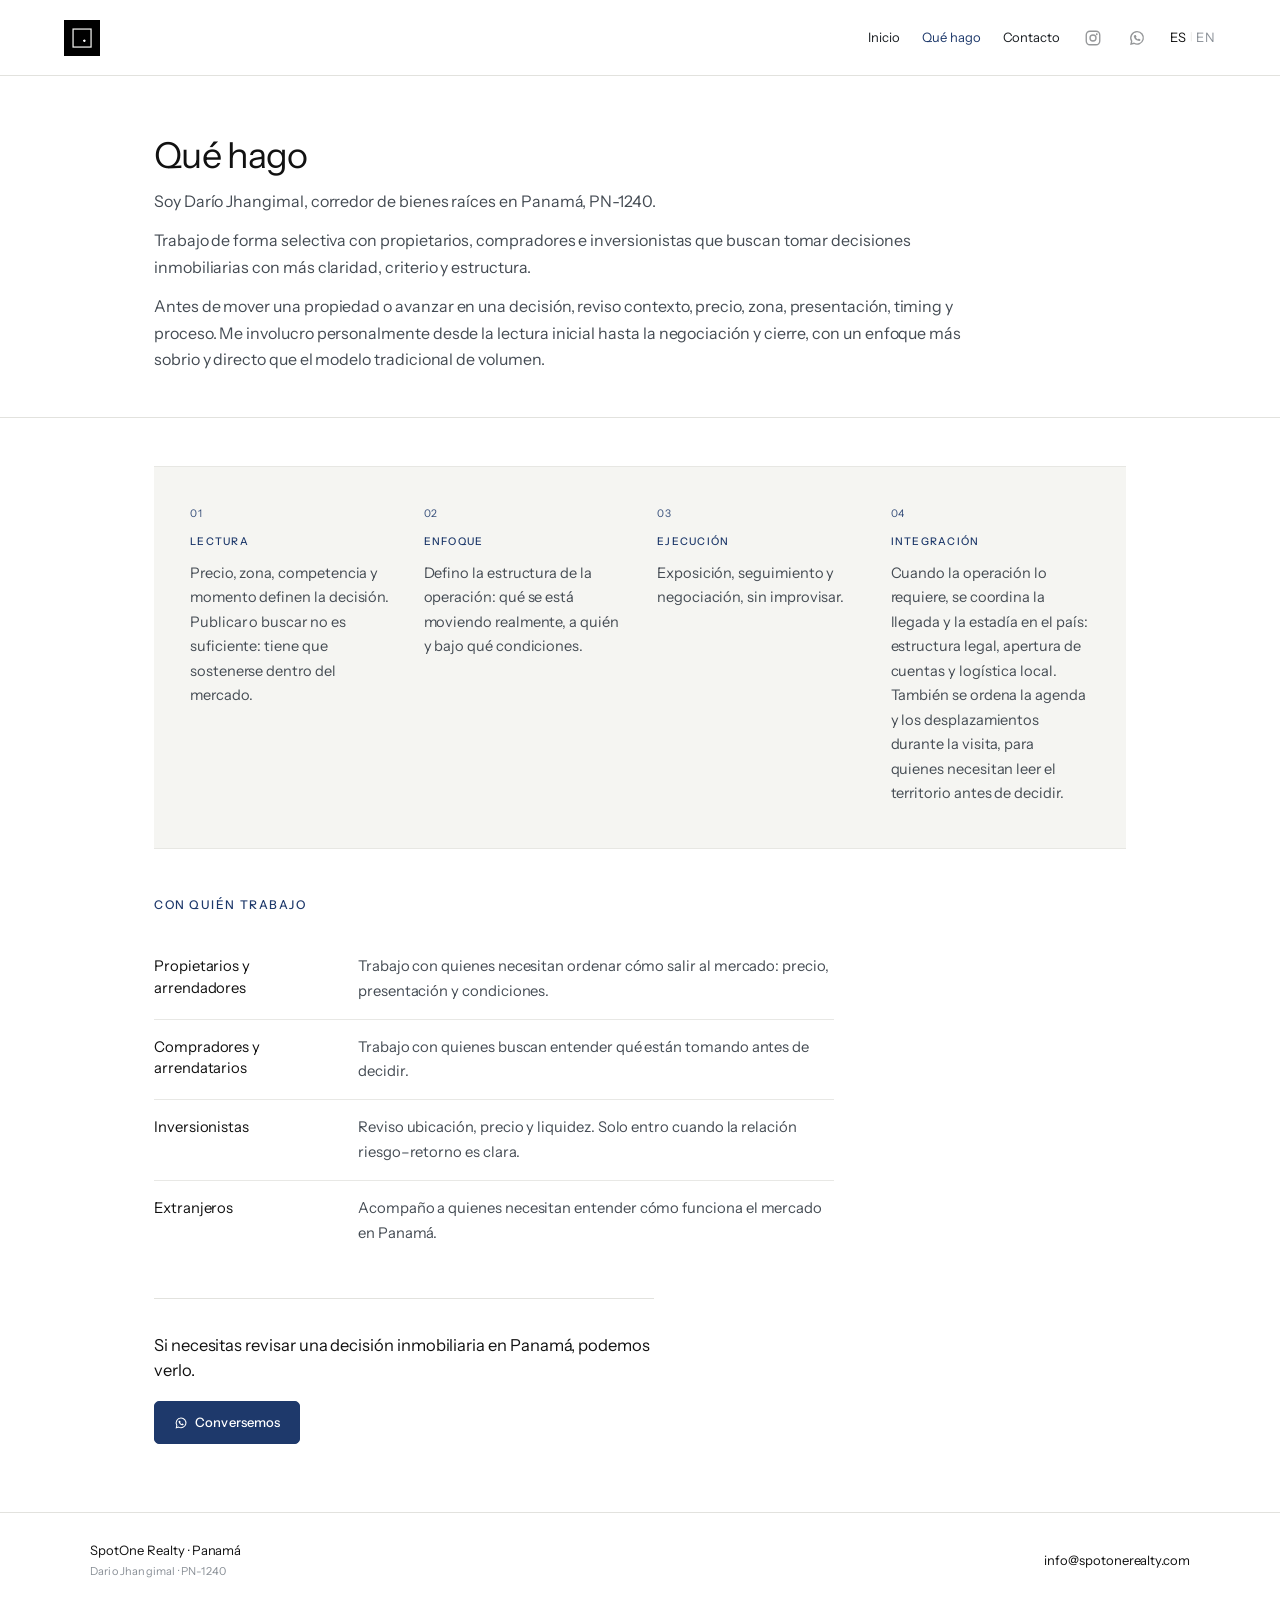
<file: 01_WEBSITE_NETLIFY_READY/que-hago.html>
<!DOCTYPE html>
<html lang="es">
<head>
<title>Qué hago · SpotOne Realty · Dario Jhangimal · Panamá</title>
<meta charset="UTF-8">
<meta name="viewport" content="width=device-width, initial-scale=1.0">
<meta name="description" content="Operaciones inmobiliarias residenciales, comerciales y de inversión en Panamá, con lectura de precio, zona, momento de mercado y ejecución ordenada. Dario Jhangimal · PN-1240.">
<link rel="preconnect" href="https://fonts.googleapis.com">
<link rel="preconnect" href="https://fonts.gstatic.com" crossorigin>
<link href="https://fonts.googleapis.com/css2?family=Instrument+Sans:ital,wght@0,300;0,400;0,500;1,300;1,400&display=swap" rel="stylesheet">
<link rel="stylesheet" href="styles.css">
  <link rel="icon" type="image/png" sizes="32x32" href="favicon-32.png">
  <link rel="apple-touch-icon" sizes="180x180" href="favicon-180.png">
</head>
<body>


<header class="site-header">
  <a href="index.html" class="site-logo" aria-label="SpotOne Realty">
    <img src="assets/logo/logo.png" alt="SpotOne Realty">
  </a>
  <nav class="site-nav">
    <a href="index.html">Inicio</a>
    <a href="que-hago.html" class="active">Qué hago</a>
    <a href="contacto.html">Contacto</a>
    <a class="nav-icon" href="https://www.instagram.com/spotonerealty/" target="_blank" rel="noopener" aria-label="Instagram">
      <svg viewBox="0 0 24 24" fill="none"><rect x="3" y="3" width="18" height="18" rx="5" stroke="currentColor" stroke-width="1.8"/><circle cx="12" cy="12" r="4" stroke="currentColor" stroke-width="1.8"/><circle cx="17" cy="7" r="1.2" fill="currentColor"/></svg>
    </a>
    <a class="nav-wa" href="https://wa.me/50766758127?text=Hola%20Dario.%20Vi%20tu%20pagina%20web%20y%20quiero%20consultarte%20sobre%20una%20decision%20inmobiliaria%20en%20Panama." target="_blank" rel="noopener" aria-label="WhatsApp">
      <svg viewBox="0 0 24 24" fill="none"><path d="M12 3.5a8.3 8.3 0 0 0-7.1 12.6L4 20l4-1a8.3 8.3 0 1 0 4-15.5Z" stroke="currentColor" stroke-width="1.8"/><path d="M8.8 8.6c.2-.5.4-.6.7-.6h.5c.2 0 .4.1.5.4l.7 1.6c.1.3.1.5-.1.7l-.4.5c-.1.2-.1.3 0 .5.4.8 1.2 1.6 2.1 2 .2.1.3.1.5-.1l.6-.5c.2-.2.4-.2.7-.1l1.5.7c.3.1.4.3.4.6v.4c0 .4-.2.7-.6.9-.5.3-1.3.5-2.4.2-2.7-.7-5-3-5.6-5.6-.3-1 .1-1.5.4-1.7Z" fill="currentColor"/></svg>
    </a>
    <div class="nav-lang">
      <a href="que-hago.html" class="active">ES</a>
      <span>|</span>
      <a href="what-i-do.html">EN</a>
    </div>
  </nav>
  <button class="menu-toggle" id="menuToggle" aria-label="Menu" aria-expanded="false">
    <span></span><span></span><span></span>
  </button>
</header>

<div class="menu-overlay" id="menuOverlay" aria-hidden="true">
  <div class="menu-panel">
    <div class="menu-header">
      <a href="index.html" class="menu-logo">
        <img src="assets/logo/logo.png" alt="SpotOne Realty">
      </a>
      <button class="menu-close" id="menuClose" aria-label="Cerrar"><svg viewBox="0 0 24 24" fill="none"><path d="M6 6l12 12M18 6L6 18" stroke="currentColor" stroke-width="1.6"/></svg></button>
    </div>
    <nav class="menu-nav">
      <a href="index.html">Inicio</a>
      <a href="que-hago.html" class="active">Qué hago</a>
      <a href="contacto.html">Contacto</a>
    </nav>
    <div class="menu-lang"><a href="que-hago.html" class="active">ES</a><span>|</span><a href="what-i-do.html">EN</a></div>
    <div class="menu-wa">
      <a href="https://wa.me/50766758127?text=Hola%20Dario.%20Vi%20tu%20pagina%20web%20y%20quiero%20consultarte%20sobre%20una%20decision%20inmobiliaria%20en%20Panama." target="_blank" rel="noopener"><svg viewBox="0 0 24 24" fill="none"><path d="M12 3.5a8.3 8.3 0 0 0-7.1 12.6L4 20l4-1a8.3 8.3 0 1 0 4-15.5Z" stroke="currentColor" stroke-width="1.8"/><path d="M8.8 8.6c.2-.5.4-.6.7-.6h.5c.2 0 .4.1.5.4l.7 1.6c.1.3.1.5-.1.7l-.4.5c-.1.2-.1.3 0 .5.4.8 1.2 1.6 2.1 2 .2.1.3.1.5-.1l.6-.5c.2-.2.4-.2.7-.1l1.5.7c.3.1.4.3.4.6v.4c0 .4-.2.7-.6.9-.5.3-1.3.5-2.4.2-2.7-.7-5-3-5.6-5.6-.3-1 .1-1.5.4-1.7Z" fill="currentColor"/></svg> +507 6675-8127</a>
    </div>
  </div>
</div>

<main>

  <div class="page-head">
    <div class="container">
<h1>Qué hago</h1>

<p>
Soy Darío Jhangimal, corredor de bienes raíces en Panamá, PN-1240.
</p>

<p>
Trabajo de forma selectiva con propietarios, compradores e inversionistas que buscan tomar decisiones inmobiliarias con más claridad, criterio y estructura.
</p>

<p>
Antes de mover una propiedad o avanzar en una decisión, reviso contexto, precio, zona, presentación, timing y proceso. Me involucro personalmente desde la lectura inicial hasta la negociación y cierre, con un enfoque más sobrio y directo que el modelo tradicional de volumen.
</p>
    </div>
  </div>

  <section class="page-section">
    <div class="container">

      <div class="approach-blocks approach-blocks-four">
        <div class="approach-block">
          <p class="approach-num">01</p>
          <h3 class="approach-title">Lectura</h3>
          <p class="approach-desc">Precio, zona, competencia y momento definen la decisión. Publicar o buscar no es suficiente: tiene que sostenerse dentro del mercado.</p>
        </div>
        <div class="approach-block">
          <p class="approach-num">02</p>
          <h3 class="approach-title">Enfoque</h3>
          <p class="approach-desc">Defino la estructura de la operación: qué se está moviendo realmente, a quién y bajo qué condiciones.</p>
        </div>
        <div class="approach-block">
          <p class="approach-num">03</p>
          <h3 class="approach-title">Ejecución</h3>
          <p class="approach-desc">Exposición, seguimiento y negociación, sin improvisar.</p>
        </div>
        <div class="approach-block">
          <p class="approach-num">04</p>
          <h3 class="approach-title">Integración</h3>
          <p class="approach-desc">Cuando la operación lo requiere, se coordina la llegada y la estadía en el país: estructura legal, apertura de cuentas y logística local. También se ordena la agenda y los desplazamientos durante la visita, para quienes necesitan leer el territorio antes de decidir.</p>
        </div>
      </div>

      <div class="properties-note">
        <h3>Con quién trabajo</h3>
        <div class="prop-row">
          <span class="prop-label">Propietarios y arrendadores</span>
          <span class="prop-desc">Trabajo con quienes necesitan ordenar cómo salir al mercado: precio, presentación y condiciones.</span>
        </div>
        <div class="prop-row">
          <span class="prop-label">Compradores y arrendatarios</span>
          <span class="prop-desc">Trabajo con quienes buscan entender qué están tomando antes de decidir.</span>
        </div>
        <div class="prop-row">
          <span class="prop-label">Inversionistas</span>
          <span class="prop-desc">Reviso ubicación, precio y liquidez. Solo entro cuando la relación riesgo–retorno es clara.</span>
        </div>
        <div class="prop-row">
          <span class="prop-label">Extranjeros</span>
          <span class="prop-desc">Acompaño a quienes necesitan entender cómo funciona el mercado en Panamá.</span>
        </div>
      </div>

      <div class="page-closing">
        <p class="page-closing-text">Si necesitas revisar una decisión inmobiliaria en Panamá, podemos verlo.</p>
        <a class="btn-primary" href="https://wa.me/50766758127?text=Hola%20Dario.%20Vi%20tu%20pagina%20web%20y%20quiero%20consultarte%20sobre%20una%20decision%20inmobiliaria%20en%20Panama." target="_blank" rel="noopener"><svg class="wa-icon" viewBox="0 0 24 24" fill="none"><path d="M12 3.5a8.3 8.3 0 0 0-7.1 12.6L4 20l4-1a8.3 8.3 0 1 0 4-15.5Z" stroke="currentColor" stroke-width="1.8"/><path d="M8.8 8.6c.2-.5.4-.6.7-.6h.5c.2 0 .4.1.5.4l.7 1.6c.1.3.1.5-.1.7l-.4.5c-.1.2-.1.3 0 .5.4.8 1.2 1.6 2.1 2 .2.1.3.1.5-.1l.6-.5c.2-.2.4-.2.7-.1l1.5.7c.3.1.4.3.4.6v.4c0 .4-.2.7-.6.9-.5.3-1.3.5-2.4.2-2.7-.7-5-3-5.6-5.6-.3-1 .1-1.5.4-1.7Z" fill="currentColor"/></svg>Conversemos</a>
      </div>

    </div>
  </section>

</main>

<a class="wa-float" href="https://wa.me/50766758127?text=Hola%20Dario.%20Vi%20tu%20pagina%20web%20y%20quiero%20consultarte%20sobre%20una%20decision%20inmobiliaria%20en%20Panama." target="_blank" rel="noopener" aria-label="WhatsApp"><svg viewBox="0 0 24 24" fill="none"><path d="M12 3.5a8.3 8.3 0 0 0-7.1 12.6L4 20l4-1a8.3 8.3 0 1 0 4-15.5Z" stroke="currentColor" stroke-width="1.8"/><path d="M8.8 8.6c.2-.5.4-.6.7-.6h.5c.2 0 .4.1.5.4l.7 1.6c.1.3.1.5-.1.7l-.4.5c-.1.2-.1.3 0 .5.4.8 1.2 1.6 2.1 2 .2.1.3.1.5-.1l.6-.5c.2-.2.4-.2.7-.1l1.5.7c.3.1.4.3.4.6v.4c0 .4-.2.7-.6.9-.5.3-1.3.5-2.4.2-2.7-.7-5-3-5.6-5.6-.3-1 .1-1.5.4-1.7Z" fill="currentColor"/></svg></a>

<footer class="footer">
  <div class="container footer-inner">
    <div class="footer-brand">
      <p class="footer-name">SpotOne Realty · Panamá</p>
      <p class="footer-license">Dario Jhangimal · PN-1240</p>
    </div>
    <div class="footer-links">
      <a href="mailto:info@spotonerealty.com">info@spotonerealty.com</a>
    </div>
  </div>
</footer>

<script>
(function(){
  var floatBtn = document.querySelector('.wa-float');
  var footer = document.querySelector('.footer');
  if(!floatBtn || !footer || !('IntersectionObserver' in window)) return;
  var observer = new IntersectionObserver(function(entries){
    entries.forEach(function(entry){
      floatBtn.classList.toggle('is-hidden', entry.isIntersecting);
    });
  }, {threshold: 0.08});
  observer.observe(footer);
})();
</script>

<script>
(function(){
  var t=document.getElementById('menuToggle'),
      o=document.getElementById('menuOverlay'),
      c=document.getElementById('menuClose');
  if(!t||!o) return;
  function open(){o.classList.add('open');t.classList.add('open');t.setAttribute('aria-expanded','true');document.body.style.overflow='hidden';}
  function close(){o.classList.remove('open');t.classList.remove('open');t.setAttribute('aria-expanded','false');document.body.style.overflow='';}
  t.addEventListener('click',function(){o.classList.contains('open')?close():open();});
  o.addEventListener('click',function(e){if(e.target===o)close();});
  if(c)c.addEventListener('click',close);
  document.addEventListener('keydown',function(e){if(e.key==='Escape')close();});
})();
</script>
</body>
</html>
</file>
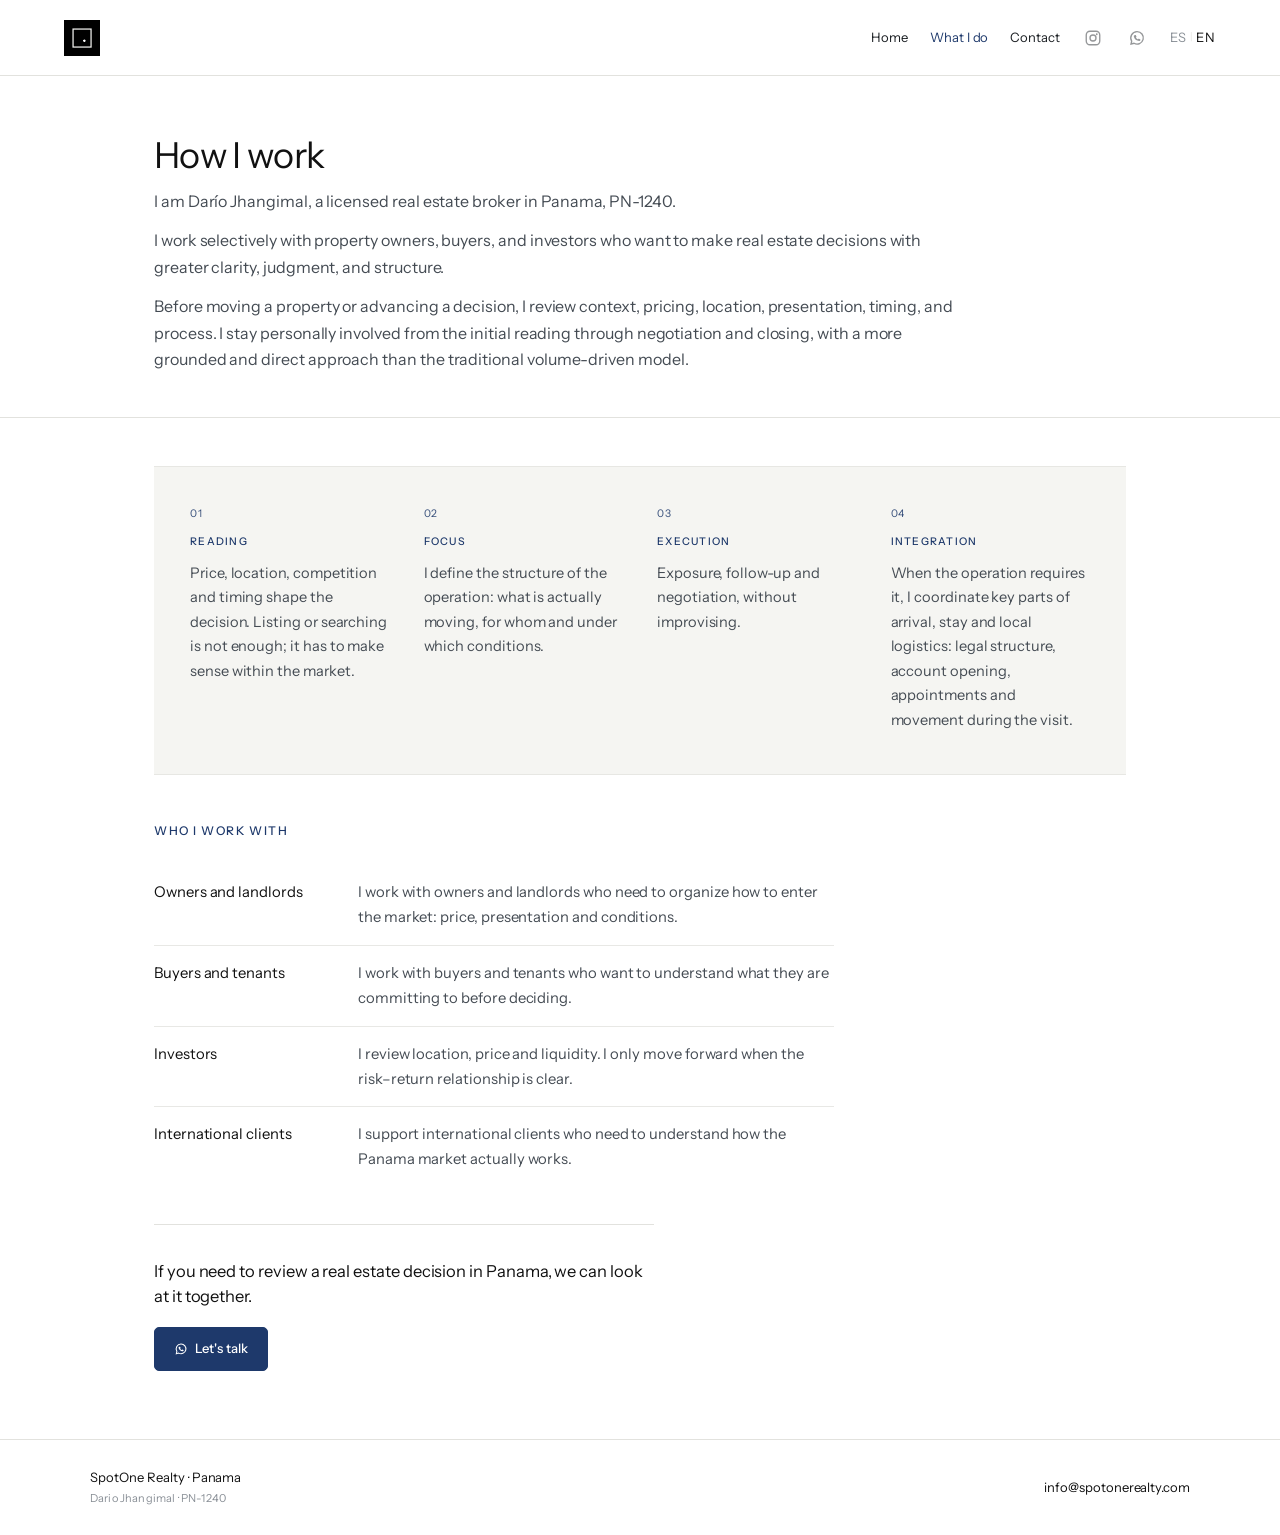
<file: 01_WEBSITE_NETLIFY_READY/what-i-do.html>
<!DOCTYPE html>
<html lang="en">
<head>
<title>What I do · SpotOne Realty · Panama · Dario Jhangimal</title>
<meta charset="UTF-8">
<meta name="viewport" content="width=device-width, initial-scale=1.0">
<meta name="description" content="Residential, commercial and investment real estate in Panama, guided by price, location, timing and execution. Dario Jhangimal · PN-1240.">
<link rel="preconnect" href="https://fonts.googleapis.com">
<link rel="preconnect" href="https://fonts.gstatic.com" crossorigin>
<link href="https://fonts.googleapis.com/css2?family=Instrument+Sans:ital,wght@0,300;0,400;0,500;1,300;1,400&display=swap" rel="stylesheet">
<link rel="stylesheet" href="styles.css">
  <link rel="icon" type="image/png" sizes="32x32" href="favicon-32.png">
  <link rel="apple-touch-icon" sizes="180x180" href="favicon-180.png">
</head>
<body>


<header class="site-header">
  <a href="index-en.html" class="site-logo" aria-label="SpotOne Realty">
    <img src="assets/logo/logo.png" alt="SpotOne Realty">
  </a>
  <nav class="site-nav">
    <a href="index-en.html">Home</a>
    <a href="what-i-do.html" class="active">What I do</a>
    <a href="contact.html">Contact</a>
    <a class="nav-icon" href="https://www.instagram.com/spotonerealty/" target="_blank" rel="noopener" aria-label="Instagram">
      <svg viewBox="0 0 24 24" fill="none"><rect x="3" y="3" width="18" height="18" rx="5" stroke="currentColor" stroke-width="1.8"/><circle cx="12" cy="12" r="4" stroke="currentColor" stroke-width="1.8"/><circle cx="17" cy="7" r="1.2" fill="currentColor"/></svg>
    </a>
    <a class="nav-wa" href="https://wa.me/50766758127?text=Hello%20Dario.%20I%20saw%20your%20website%20and%20would%20like%20to%20discuss%20a%20real%20estate%20decision%20in%20Panama." target="_blank" rel="noopener" aria-label="WhatsApp">
      <svg viewBox="0 0 24 24" fill="none"><path d="M12 3.5a8.3 8.3 0 0 0-7.1 12.6L4 20l4-1a8.3 8.3 0 1 0 4-15.5Z" stroke="currentColor" stroke-width="1.8"/><path d="M8.8 8.6c.2-.5.4-.6.7-.6h.5c.2 0 .4.1.5.4l.7 1.6c.1.3.1.5-.1.7l-.4.5c-.1.2-.1.3 0 .5.4.8 1.2 1.6 2.1 2 .2.1.3.1.5-.1l.6-.5c.2-.2.4-.2.7-.1l1.5.7c.3.1.4.3.4.6v.4c0 .4-.2.7-.6.9-.5.3-1.3.5-2.4.2-2.7-.7-5-3-5.6-5.6-.3-1 .1-1.5.4-1.7Z" fill="currentColor"/></svg>
    </a>
    <div class="nav-lang">
      <a href="que-hago.html">ES</a>
      <span>|</span>
      <a href="what-i-do.html" class="active">EN</a>
    </div>
  </nav>
  <button class="menu-toggle" id="menuToggle" aria-label="Menu" aria-expanded="false">
    <span></span><span></span><span></span>
  </button>
</header>

<div class="menu-overlay" id="menuOverlay" aria-hidden="true">
  <div class="menu-panel">
    <div class="menu-header">
      <a href="index-en.html" class="menu-logo">
        <img src="assets/logo/logo.png" alt="SpotOne Realty">
      </a>
      <button class="menu-close" id="menuClose" aria-label="Cerrar"><svg viewBox="0 0 24 24" fill="none"><path d="M6 6l12 12M18 6L6 18" stroke="currentColor" stroke-width="1.6"/></svg></button>
    </div>
    <nav class="menu-nav">
      <a href="index-en.html">Home</a>
      <a href="what-i-do.html" class="active">What I do</a>
      <a href="contact.html">Contact</a>
    </nav>
    <div class="menu-lang"><a href="que-hago.html">ES</a><span>|</span><a href="what-i-do.html" class="active">EN</a></div>
    <div class="menu-wa">
      <a href="https://wa.me/50766758127?text=Hello%20Dario.%20I%20saw%20your%20website%20and%20would%20like%20to%20discuss%20a%20real%20estate%20decision%20in%20Panama." target="_blank" rel="noopener"><svg viewBox="0 0 24 24" fill="none"><path d="M12 3.5a8.3 8.3 0 0 0-7.1 12.6L4 20l4-1a8.3 8.3 0 1 0 4-15.5Z" stroke="currentColor" stroke-width="1.8"/><path d="M8.8 8.6c.2-.5.4-.6.7-.6h.5c.2 0 .4.1.5.4l.7 1.6c.1.3.1.5-.1.7l-.4.5c-.1.2-.1.3 0 .5.4.8 1.2 1.6 2.1 2 .2.1.3.1.5-.1l.6-.5c.2-.2.4-.2.7-.1l1.5.7c.3.1.4.3.4.6v.4c0 .4-.2.7-.6.9-.5.3-1.3.5-2.4.2-2.7-.7-5-3-5.6-5.6-.3-1 .1-1.5.4-1.7Z" fill="currentColor"/></svg> +507 6675-8127</a>
    </div>
  </div>
</div>

<main>

  <div class="page-head">
    <div class="container">
      <h1>How I work</h1>

<p>
I am Darío Jhangimal, a licensed real estate broker in Panama, PN-1240.
</p>

<p>
I work selectively with property owners, buyers, and investors who want to make real estate decisions with greater clarity, judgment, and structure.
</p>

<p>
Before moving a property or advancing a decision, I review context, pricing, location, presentation, timing, and process. I stay personally involved from the initial reading through negotiation and closing, with a more grounded and direct approach than the traditional volume-driven model.
</p>
    </div>
  </div>

  <section class="page-section">
    <div class="container">

      <div class="approach-blocks approach-blocks-four">
        <div class="approach-block">
          <p class="approach-num">01</p>
          <h3 class="approach-title">Reading</h3>
          <p class="approach-desc">Price, location, competition and timing shape the decision. Listing or searching is not enough; it has to make sense within the market.</p>
        </div>
        <div class="approach-block">
          <p class="approach-num">02</p>
          <h3 class="approach-title">Focus</h3>
          <p class="approach-desc">I define the structure of the operation: what is actually moving, for whom and under which conditions.</p>
        </div>
        <div class="approach-block">
          <p class="approach-num">03</p>
          <h3 class="approach-title">Execution</h3>
          <p class="approach-desc">Exposure, follow-up and negotiation, without improvising.</p>
        </div>
        <div class="approach-block">
          <p class="approach-num">04</p>
          <h3 class="approach-title">Integration</h3>
          <p class="approach-desc">When the operation requires it, I coordinate key parts of arrival, stay and local logistics: legal structure, account opening, appointments and movement during the visit.</p>
        </div>
      </div>

      <div class="properties-note">
        <h3>Who I work with</h3>
        <div class="prop-row">
          <span class="prop-label">Owners and landlords</span>
          <span class="prop-desc">I work with owners and landlords who need to organize how to enter the market: price, presentation and conditions.</span>
        </div>
        <div class="prop-row">
          <span class="prop-label">Buyers and tenants</span>
          <span class="prop-desc">I work with buyers and tenants who want to understand what they are committing to before deciding.</span>
        </div>
        <div class="prop-row">
          <span class="prop-label">Investors</span>
          <span class="prop-desc">I review location, price and liquidity. I only move forward when the risk–return relationship is clear.</span>
        </div>
        <div class="prop-row">
          <span class="prop-label">International clients</span>
          <span class="prop-desc">I support international clients who need to understand how the Panama market actually works.</span>
        </div>
      </div>

      <div class="page-closing">
        <p class="page-closing-text">If you need to review a real estate decision in Panama, we can look at it together.</p>
        <a class="btn-primary" href="https://wa.me/50766758127?text=Hello%20Dario.%20I%20saw%20your%20website%20and%20would%20like%20to%20discuss%20a%20real%20estate%20decision%20in%20Panama." target="_blank" rel="noopener">
          <svg class="wa-icon" viewBox="0 0 24 24" fill="none"><path d="M12 3.5a8.3 8.3 0 0 0-7.1 12.6L4 20l4-1a8.3 8.3 0 1 0 4-15.5Z" stroke="currentColor" stroke-width="1.8"/><path d="M8.8 8.6c.2-.5.4-.6.7-.6h.5c.2 0 .4.1.5.4l.7 1.6c.1.3.1.5-.1.7l-.4.5c-.1.2-.1.3 0 .5.4.8 1.2 1.6 2.1 2 .2.1.3.1.5-.1l.6-.5c.2-.2.4-.2.7-.1l1.5.7c.3.1.4.3.4.6v.4c0 .4-.2.7-.6.9-.5.3-1.3.5-2.4.2-2.7-.7-5-3-5.6-5.6-.3-1 .1-1.5.4-1.7Z" fill="currentColor"/></svg>
          Let's talk
        </a>
      </div>

    </div>
  </section>

</main>

<a class="wa-float" href="https://wa.me/50766758127?text=Hello%20Dario.%20I%20saw%20your%20website%20and%20would%20like%20to%20discuss%20a%20real%20estate%20decision%20in%20Panama." target="_blank" rel="noopener" aria-label="WhatsApp">
  <svg viewBox="0 0 24 24" fill="none"><path d="M12 3.5a8.3 8.3 0 0 0-7.1 12.6L4 20l4-1a8.3 8.3 0 1 0 4-15.5Z" stroke="currentColor" stroke-width="1.8"/><path d="M8.8 8.6c.2-.5.4-.6.7-.6h.5c.2 0 .4.1.5.4l.7 1.6c.1.3.1.5-.1.7l-.4.5c-.1.2-.1.3 0 .5.4.8 1.2 1.6 2.1 2 .2.1.3.1.5-.1l.6-.5c.2-.2.4-.2.7-.1l1.5.7c.3.1.4.3.4.6v.4c0 .4-.2.7-.6.9-.5.3-1.3.5-2.4.2-2.7-.7-5-3-5.6-5.6-.3-1 .1-1.5.4-1.7Z" fill="currentColor"/></svg>
</a>

<footer class="footer">
  <div class="container footer-inner">
    <div class="footer-brand">
      <p class="footer-name">SpotOne Realty · Panama</p>
      <p class="footer-license">Dario Jhangimal · PN-1240</p>
    </div>
    <div class="footer-links">
      <a href="mailto:info@spotonerealty.com">info@spotonerealty.com</a>
    </div>
  </div>
</footer>

<script>
(function(){
  var floatBtn = document.querySelector('.wa-float');
  var footer = document.querySelector('.footer');
  if(!floatBtn || !footer || !('IntersectionObserver' in window)) return;
  var observer = new IntersectionObserver(function(entries){
    entries.forEach(function(entry){
      floatBtn.classList.toggle('is-hidden', entry.isIntersecting);
    });
  }, {threshold: 0.08});
  observer.observe(footer);
})();
</script>

<script>
(function(){
  var t=document.getElementById('menuToggle'),
      o=document.getElementById('menuOverlay'),
      c=document.getElementById('menuClose');
  if(!t||!o) return;
  function open(){o.classList.add('open');t.classList.add('open');t.setAttribute('aria-expanded','true');document.body.style.overflow='hidden';}
  function close(){o.classList.remove('open');t.classList.remove('open');t.setAttribute('aria-expanded','false');document.body.style.overflow='';}
  t.addEventListener('click',function(){o.classList.contains('open')?close():open();});
  o.addEventListener('click',function(e){if(e.target===o)close();});
  if(c)c.addEventListener('click',close);
  document.addEventListener('keydown',function(e){if(e.key==='Escape')close();});
})();
</script>
</body>
</html>
</file>
<file: 01_WEBSITE_NETLIFY_READY/styles.css>
/* ─────────────────────────────────────────────
   SpotOne Realty — styles.css
   Boutique editorial · v31
   Silencio visual. Criterio. Autoridad.
───────────────────────────────────────────── */

/* ── RESET ───────────────────────────────────── */
*{box-sizing:border-box;margin:0;padding:0}
:root{
  --blue:   #1E396B;
  --blue-dk:#162F59;
  --ink:    #111111;
  --body:   #535961;
  --muted:  #8A9097;
  --line:   #E2E2DE;
  --soft:   #F5F5F2;
  --max:    1100px;
  --gut:    64px;
  --sec:    66px;
}
html{scroll-behavior:smooth}
body{
  font-family:"Instrument Sans","Helvetica Neue",Helvetica,Arial,sans-serif;
  background:#fff; color:var(--ink);
  font-size:15.8px; line-height:1.66; font-weight:300;
  letter-spacing:-.004em;
  -webkit-font-smoothing:antialiased;
  text-rendering:optimizeLegibility;
}
a{color:inherit;text-decoration:none}
img{display:block;max-width:100%}
.container{max-width:var(--max);margin:0 auto;padding:0 var(--gut)}

/* ── HEADER ───────────────────────────────────── */
.site-header{
  height:76px; padding:0 var(--gut);
  background:#fff; border-bottom:1px solid var(--line);
  display:flex; align-items:center; justify-content:space-between;
  position:sticky; top:0; z-index:60;
}
.site-logo{display:flex;align-items:center;height:36px;flex-shrink:0}
.site-logo img{height:36px;width:auto;object-fit:contain;display:block}
.site-nav{display:flex;align-items:center;gap:22px;flex-wrap:nowrap}
.site-nav a{
  font-size:13px; font-weight:400;
  color:#1A1E22; white-space:nowrap;
  transition:color .13s;
}
.site-nav a:hover{color:var(--blue)}
.site-nav a.active{color:var(--blue)}
/* Iconos nav — mínima presencia */
.nav-icon,.nav-wa{
  width:22px; height:22px; flex-shrink:0;
  display:flex; align-items:center; justify-content:center;
  color:var(--blue); opacity:.46; transition:opacity .13s,color .13s;
}
.nav-icon:hover,.nav-wa:hover{opacity:.82;color:var(--blue-dk)}
.nav-icon svg,.nav-wa svg{width:18px;height:18px;display:block}
.nav-lang{
  display:flex; align-items:center; gap:3px; flex-shrink:0;
  font-size:10px; letter-spacing:.10em; text-transform:uppercase;
  color:var(--muted);
}
.nav-lang a{color:var(--muted);transition:color .13s}
.nav-lang a:hover,.nav-lang a.active{color:var(--ink)}
.nav-lang span{color:var(--line);user-select:none}

/* ── HERO ─── imagen única ──────────────────── */
.hero{
  position:relative; min-height:82vh; overflow:hidden;
  display:flex; align-items:flex-end;
  background:#101214;
  padding:0 var(--gut) 68px;
}
.hero-image{
  position:absolute; inset:0;
  background-image:url("images/hero-main.jpg");
  background-size:cover;
  background-position:center 40%;
  filter:saturate(.84) brightness(.88);
}
.hero-shade{
  position:absolute; inset:0; z-index:1;
  background:
    linear-gradient(to right,  rgba(10,14,16,.44) 0%, rgba(10,14,16,.16) 46%, rgba(10,14,16,.05) 100%),
    linear-gradient(to bottom, rgba(0,0,0,.02)    0%, rgba(0,0,0,.07)    36%, rgba(0,0,0,.34)   100%);
}
.hero-content{
  position:relative; z-index:2;
  max-width:520px; color:#fff;
}
.hero h1{
  font-size:clamp(30px,3.4vw,46px);
  line-height:1.06; font-weight:400;
  letter-spacing:-.020em; color:#fff;
}
.hero-line{display:block}
.hero h1 em{
  font-size:.93em; color:#9BB6D8;
  font-style:italic; font-weight:400;
}
.lead{
  margin-top:13px;
  font-size:14.5px; line-height:1.58;
  color:rgba(255,255,255,.92); max-width:520px;
  white-space:nowrap;
  text-shadow:0 1px 10px rgba(0,0,0,.18);
}
.hero-actions{
  display:flex; align-items:center; gap:18px;
  margin-top:20px;
}

/* ── BOTONES — sistema único ─────────────────── */
.btn-hero,.btn-cta,.btn-primary{
  display:inline-flex; align-items:center; gap:7px;
  padding:10px 19px; min-height:40px;
  background:var(--blue); border:1px solid var(--blue);
  border-radius:5px; color:#fff;
  font-size:13px; font-weight:500; letter-spacing:.01em;
  text-transform:none;
  transition:background .16s, border-color .16s;
}
.btn-hero:hover,.btn-cta:hover,.btn-primary:hover{
  background:var(--blue-dk); border-color:var(--blue-dk);
}
.btn-hero{margin-top:0}  /* margin controlado por hero-actions */
.hero-link{
  font-size:12.5px; font-weight:500; color:rgba(255,255,255,.84);
  border-bottom:1px solid rgba(255,255,255,.34);
  padding-bottom:1px;
  transition:color .13s, border-color .13s;
}
.hero-link:hover{color:rgba(255,255,255,.92);border-color:rgba(255,255,255,.55)}
.wa-icon{width:14px;height:14px;flex-shrink:0;display:block}

/* ── SECCIONES ───────────────────────────────── */
.section{padding:var(--sec) 0}
.manifest{background:#fff;padding:72px 0 60px}
.clarity{
  background:#fff;
  border-top:1px solid var(--line);
  border-bottom:1px solid var(--line);
  padding:68px 0 60px;
}
.filter-section{
  background:#fff;
  padding:64px 0 72px;
}

/* ── DOS COLUMNAS ────────────────────────────── */
.split,.personal-solo,.filter-block{
  display:grid;
  grid-template-columns:minmax(190px,.78fr) minmax(320px,1.22fr);
  column-gap:clamp(44px,6vw,96px);
  align-items:start;
}

/* ── TIPOGRAFÍA ──────────────────────────────── */
h2{
  font-size:clamp(28px,2.8vw,36px);
  line-height:1.08; font-weight:400;
  letter-spacing:-.018em; color:var(--ink);
}
.text{max-width:480px}
.text p{font-size:15.4px;color:#4F555D;line-height:1.68}
.text p+p{margin-top:17px}
.license{
  margin-top:22px!important; color:var(--blue)!important;
  font-size:12.5px!important; letter-spacing:.065em;
  text-transform:uppercase; font-weight:400;
}

/* ── "EL MERCADO SE LEE" ─────────────────────── */
.manifest .split > div:first-child h2{
  font-size:clamp(28px,2.8vw,36px);
  line-height:1.08; letter-spacing:-.018em;
}
.manifest .text{max-width:440px}

/* ── DARIO ───────────────────────────────────── */
.personal-name{
  font-size:clamp(28px,2.8vw,36px);
  line-height:1.08; font-weight:400;
  letter-spacing:-.018em; color:var(--ink);
}
.personal-body{max-width:480px}
.personal-body p{font-size:15.4px;color:#4F555D;line-height:1.68}
.personal-body p+p{margin-top:17px}

/* ── "ANTES DE AVANZAR" ──────────────────────── */
.filter-title{
  font-size:clamp(28px,2.8vw,36px);
  line-height:1.08; font-weight:400;
  letter-spacing:-.018em; color:var(--ink);
}
.filter-right{max-width:480px}
.filter-text p{font-size:15.4px;color:#4F555D;line-height:1.68}
.filter-text p+p{margin-top:15px}
.filter-cta{margin-top:24px}

/* ── APPROACH BLOCKS ─────────────────────────── */
.approach-blocks{
  display:grid;
  grid-template-columns:repeat(4,1fr);
  gap:clamp(20px,3vw,34px);
  padding:38px 36px 42px;
  margin-bottom:46px;
  background:var(--soft);
  border-top:1px solid rgba(226,226,222,.72);
  border-bottom:1px solid rgba(226,226,222,.72);
}
.approach-block{min-width:0}
.approach-num{
  font-size:10.5px; color:var(--blue); letter-spacing:.06em;
  margin-bottom:11px; opacity:.88;
}
.approach-title{
  font-size:10.5px; font-weight:500;
  letter-spacing:.12em; text-transform:uppercase;
  color:var(--blue); margin-bottom:10px;
}
.approach-desc{font-size:14.6px;color:#454C54;line-height:1.68}

/* ── CON QUIÉN TRABAJO ───────────────────────── */
.properties-note{margin-top:0;max-width:680px}
.properties-note h3{
  font-size:12px; font-weight:500;
  letter-spacing:.13em; text-transform:uppercase;
  color:var(--blue); opacity:1; margin-bottom:24px;
}
.prop-row{
  display:grid; grid-template-columns:170px 1fr;
  gap:34px; padding:15px 0;
  border-bottom:1px solid rgba(226,226,222,.78);
  align-items:baseline;
}
.prop-label{font-size:14.8px;font-weight:400;color:var(--ink);line-height:1.48}
.prop-desc{font-size:14.8px;color:#454C54;line-height:1.68}
.prop-row:last-child{border-bottom:none;padding-bottom:0}

/* ── CIERRE "QUÉ HAGO" ───────────────────────── */
.page-closing{
  margin-top:52px; padding-top:34px;
  border-top:1px solid var(--line);
  max-width:500px;
}
.page-closing-text{
  font-size:16.5px; font-weight:300;
  line-height:1.52; color:var(--ink);
  margin-bottom:18px;
}

/* ── CONTACTO ────────────────────────────────── */
.contact-page{padding:68px 0 84px;min-height:calc(100vh - 156px)}
.contact-page h1{
  font-size:clamp(28px,2.8vw,36px); line-height:1.08;
  font-weight:400; letter-spacing:-.018em;
  margin-bottom:11px; color:var(--ink);
}
.contact-page .subtitle{
  font-size:15.5px; color:#4F555D;
  margin-bottom:40px; max-width:420px; line-height:1.64;
}
.contact-list{display:grid;gap:0;max-width:520px}
.contact-item{
  display:grid; grid-template-columns:28px 1fr auto;
  align-items:center; gap:14px;
  padding:18px 0; border-bottom:1px solid var(--line);
  color:var(--ink); transition:color .13s;
}
.contact-item:hover{color:var(--blue)}
.contact-item:last-child{border-bottom:none}
.contact-icon svg{width:17px;height:17px;display:block}
.contact-label{font-size:15px;font-weight:400;line-height:1}
.contact-type{
  font-size:9.5px; letter-spacing:.10em;
  text-transform:uppercase; color:var(--muted);
}
.contact-wa .contact-icon{color:var(--blue)}
.contact-wa .contact-label{font-size:15.5px;font-weight:500;color:var(--blue)}
.contact-note{
  margin-top:26px; font-size:12px;
  color:var(--muted); line-height:1.62; max-width:360px;
}

/* ── PÁGINAS INTERNAS ────────────────────────── */
.page-head{
  padding:60px 0 44px; background:#fff;
  border-bottom:1px solid var(--line);
}
.page-head h1{
  font-size:clamp(28px,2.8vw,36px); line-height:1.08;
  font-weight:400; letter-spacing:-.018em; color:var(--ink);
}
.page-head p{
  font-size:16px; color:#444B53;
  max-width:820px; margin-top:13px; line-height:1.66;
}
.page-section{padding:48px 0 68px;background:#fff}

/* ── FOOTER ─── cierre editorial mínimo ───── */
.footer{
  background:#fff;
  border-top:1px solid var(--line);
}
.footer-inner{
  min-height:92px;
  display:flex;
  align-items:center;
  justify-content:space-between;
  gap:28px;
  padding:28px 0;
}
.footer-name{
  font-size:13px;
  line-height:1.45;
  font-weight:400;
  color:var(--ink);
  letter-spacing:-.002em;
}
.footer-license{
  font-size:11px;
  line-height:1.45;
  color:var(--muted);
  letter-spacing:.015em;
  margin-top:4px;
}
.footer-links{
  display:flex;
  align-items:center;
  justify-content:flex-end;
}
.footer-links a{
  font-size:13px;
  line-height:1.45;
  color:var(--ink);
  transition:color .13s;
}
.footer-links a:hover{color:var(--blue)}

/* ── FLOATING WA ─── solo mobile ────────────── */
.wa-float{
  position:fixed; right:16px; bottom:18px; z-index:90;
  width:46px; height:46px;
  background:var(--blue); color:#fff;
  border-radius:50%;
  align-items:center; justify-content:center;
  box-shadow:0 2px 10px rgba(30,57,107,.28);
  transition:background .14s;
  display:none;  /* visible solo en mobile via media query */
}
.wa-float:hover{background:var(--blue-dk)}
.wa-float svg{width:19px;height:19px;display:block}

/* ── LEGACY / COMPAT ─────────────────────────── */


/* ── MENU TOGGLE — mobile only ───────────────────────────────────── */
.menu-toggle{
  display:none;
  flex-direction:column; justify-content:space-between;
  width:22px; height:14px;
  background:none; border:none; cursor:pointer; padding:0; flex-shrink:0;
}
.menu-toggle span{
  display:block; height:1.5px; width:100%;
  background:#1A1E22; border-radius:1px;
  transition:transform .22s ease, opacity .18s ease, width .22s ease;
}
.menu-toggle.open span:nth-child(1){transform:translateY(6.25px) rotate(45deg)}
.menu-toggle.open span:nth-child(2){opacity:0; width:0}
.menu-toggle.open span:nth-child(3){transform:translateY(-6.25px) rotate(-45deg)}

/* ── OFF-CANVAS OVERLAY ──────────────────────────────────────────── */
.menu-overlay{
  position:fixed; inset:0; z-index:90;
  background:rgba(0,0,0,0);
  pointer-events:none;
  transition:background .28s ease;
}
.menu-overlay.open{
  background:rgba(0,0,0,.20);
  pointer-events:all;
}
.menu-panel{
  position:absolute; top:0; right:0;
  width:min(300px,86vw); height:100vh;
  background:#fff;
  display:flex; flex-direction:column;
  transform:translateX(100%);
  transition:transform .30s cubic-bezier(.22,.8,.32,1);
  overflow-y:auto;
  -webkit-overflow-scrolling:touch;
}
.menu-overlay.open .menu-panel{transform:translateX(0)}

.menu-header{
  height:62px; padding:0 22px;
  display:flex; align-items:center; justify-content:space-between;
  border-bottom:1px solid var(--line);
  flex-shrink:0;
}
.menu-logo img{height:24px;width:auto;object-fit:contain}
.menu-close{
  display:flex; align-items:center; justify-content:center;
  width:34px; height:34px; margin-right:-6px;
  background:none; border:none; cursor:pointer; padding:0;
  color:#1A1E22; opacity:.38;
  transition:opacity .13s;
}
.menu-close:hover{opacity:.82}
.menu-close svg{width:17px;height:17px;display:block}

.menu-nav{
  display:flex; flex-direction:column;
  padding:36px 22px 0;
  flex:1;
}
.menu-nav a{
  font-size:21px; font-weight:300;
  color:#111; letter-spacing:-.014em; line-height:1;
  padding:13px 0;
  border-bottom:1px solid var(--line);
  transition:color .13s;
  text-decoration:none;
}
.menu-nav a:hover{color:var(--blue)}
.menu-nav a.active{color:var(--blue); font-weight:400}
.menu-nav a:last-child{border-bottom:none}

.menu-lang{
  padding:26px 22px 0;
  display:flex; align-items:center; gap:5px;
  font-size:10px; letter-spacing:.12em; text-transform:uppercase;
  color:var(--muted);
}
.menu-lang a{color:var(--muted); transition:color .13s; text-decoration:none;}
.menu-lang a:hover,.menu-lang a.active{color:#111}
.menu-lang span{color:var(--line)}

.menu-wa{
  padding:22px 22px 40px;
}
.menu-wa a{
  display:inline-flex; align-items:center; gap:8px;
  font-size:13px; font-weight:400;
  color:var(--blue); text-decoration:none;
  transition:opacity .13s;
}
.menu-wa a:hover{opacity:.70}
.menu-wa svg{width:13px;height:13px;flex-shrink:0}

/* ── RESPONSIVE 1080px ───────────────────────── */
@media(max-width:1080px){
  :root{--gut:42px}
}

/* ── RESPONSIVE MOBILE 768px ─────────────────── */
@media(max-width:768px){
  :root{--gut:20px;--sec:44px}

  /* Header — editorial, con espacio */
  .site-header{height:62px}
  .site-logo img{height:26px}
  /* Nav hidden on mobile — replaced by off-canvas */
  .site-nav{display:none}
  .menu-toggle{display:flex}

  /* Hero — cinematográfico, no dramático */
  .hero{min-height:66vh;padding:0 var(--gut) 38px}
  .hero h1{font-size:clamp(23px,6.9vw,33px);letter-spacing:-.012em}
  .lead{font-size:13.8px;max-width:100%;margin-top:10px;color:rgba(255,255,255,.92);white-space:normal;text-shadow:0 1px 10px rgba(0,0,0,.18)}
  .hero-actions{gap:12px;margin-top:18px;flex-wrap:wrap}
  .btn-hero{font-size:12.5px;padding:9px 16px;min-height:38px}
  .hero-link{display:none}

  /* Secciones — ritmo asimétrico, no uniforme */
  .clarity{padding:40px 0 32px}
  .filter-section{padding:40px 0 44px}
  .split{grid-template-columns:1fr;gap:16px}
  .personal-solo{grid-template-columns:1fr;gap:24px}
  .filter-block{grid-template-columns:1fr;gap:18px}
  .filter-right,.filter-text,.text,.personal-body{max-width:100%}
  /* CTA auto-width — no full-width, más editorial */
  .filter-cta .btn-cta{width:auto}


  /* Mobile editorial polish — lectura más controlada */
  .section{padding:44px 0}
  .manifest{padding:48px 0 42px}
  .text p+p,.personal-body p+p,.filter-text p+p{margin-top:14px}
  .page-head p{max-width:620px;font-size:14.5px;line-height:1.65;color:#454C54}

  /* Tipografía */
  h2,.filter-title,.personal-name{font-size:21px;letter-spacing:-.012em}
  .manifest .split > div:first-child h2{font-size:21px;line-height:1.16}
  .text p,.personal-body p,.filter-text p{font-size:14.2px;line-height:1.66}

  /* Qué hago */
  .approach-blocks{grid-template-columns:1fr;gap:0;padding:26px 20px 28px;margin-bottom:32px}
  /* Números 01/02/03 — silencio visual en mobile */
  .approach-num{display:block;font-size:10px;opacity:.74;margin-bottom:7px}
  .approach-block{padding-bottom:20px;border-bottom:1px solid rgba(226,226,222,.62);margin-bottom:20px}
  .approach-block:last-child{border-bottom:none;padding-bottom:0;margin-bottom:0}
  .properties-note h3{font-size:11.5px;letter-spacing:.13em;margin-bottom:20px;color:var(--blue);opacity:1}
  .prop-row{grid-template-columns:1fr;gap:7px;padding:15px 0}
  .prop-label{font-size:14.5px;line-height:1.45}
  .prop-desc{font-size:14.4px;line-height:1.66;color:#454C54}
  .page-closing{margin-top:36px;padding-top:22px}
  .page-closing-text{font-size:14.5px;line-height:1.55;margin-bottom:14px}

  /* Contacto */
  .contact-page{padding:44px 0 52px}
  .contact-page h1{font-size:clamp(24px,7vw,31px);color:var(--ink)}
  .contact-page .subtitle{font-size:14.2px;line-height:1.65;max-width:100%;margin-bottom:32px}
  .contact-item{grid-template-columns:24px 1fr auto;gap:11px;padding:15px 0}
  .contact-label{font-size:14px}

  /* Páginas internas */
  .page-head{padding:34px 0 24px;border-bottom:1px solid var(--line)}
  .page-head h1{font-size:clamp(24px,7vw,31px);line-height:1.1}
  .page-section{padding:28px 0 42px}

  /* Footer mobile — sección editorial mínima */
  .footer{padding:0;background:#fff;border-top:1px solid var(--line)}
  .footer .container{max-width:none}
  .footer-inner{
    min-height:auto;
    flex-direction:column;
    align-items:flex-start;
    justify-content:flex-start;
    gap:18px;
    padding:30px var(--gut) 34px;
  }
  .footer-brand{width:100%;padding:0;border-bottom:none}
  .footer-name{
    font-size:13.5px;
    line-height:1.42;
    color:var(--ink);
    letter-spacing:-.002em;
  }
  .footer-license{
    font-size:11.5px;
    line-height:1.45;
    color:var(--muted);
    letter-spacing:.01em;
    margin-top:4px;
  }
  .footer-links{width:100%;display:flex;justify-content:flex-start;align-items:center}
  .footer-links a{
    font-size:13px;
    line-height:1.45;
    color:var(--ink);
    overflow-wrap:anywhere;
  }

  /* WA float — no compite con el footer */
  .wa-float{display:flex;transition:opacity .18s ease, transform .18s ease, background .14s}
  .wa-float.is-hidden{opacity:0;pointer-events:none;transform:translateY(8px)}
}

/* ── XS 420px ────────────────────────────────── */
@media(max-width:420px){
  .site-nav{gap:7px}
  .nav-icon,.nav-wa{width:19px;height:19px}
  .nav-icon svg,.nav-wa svg{width:16px;height:16px}
  .nav-lang{font-size:9.5px}
  .hero{min-height:68vh}
  .hero h1{font-size:clamp(22px,8.2vw,29px)}
  .contact-type{display:none}
  .footer-inner{padding-left:var(--gut);padding-right:var(--gut)}
  .footer-name{font-size:13px}
  .footer-links a{font-size:12.8px}
}

@media(max-width:360px){
  .site-nav{gap:5px}
  .site-nav > a:not(.nav-icon):not(.nav-wa){font-size:12px}
  .footer-inner{padding-left:var(--gut);padding-right:var(--gut)}
}


/* ── FINAL BRAND CALIBRATION v42 — logo/header + dedicated mobile hero ── */
.site-header{
  height:76px;
}
.site-logo{height:36px}
.site-logo img{
  height:36px;
  width:auto;
}
.hero-image{
  background-image:url("images/hero-main.jpg");
  background-position:center 43%;
  filter:saturate(.92) brightness(.93);
}
.hero-shade{
  background:
    linear-gradient(to right, rgba(10,14,16,.50) 0%, rgba(10,14,16,.20) 46%, rgba(10,14,16,.07) 100%),
    linear-gradient(to bottom, rgba(0,0,0,.02) 0%, rgba(0,0,0,.05) 36%, rgba(0,0,0,.34) 100%);
}

@media(max-width:768px){
  .site-header{
    height:76px;
    padding:0 24px;
  }
  .site-logo{height:34px}
  .site-logo img{
    height:34px;
    width:auto;
  }
  .menu-toggle{
    width:25px;
    height:17px;
  }
  .menu-toggle span{
    height:1.6px;
  }
  .menu-header{
    height:76px;
    padding:0 24px;
  }
  .menu-logo img{
    height:32px;
  }

  .hero{
    min-height:78vh;
    padding:0 var(--gut) 48px;
  }
  .hero-image{
    background-image:url("images/hero-mobile.jpg");
    background-size:cover;
    background-position:center center;
    filter:saturate(.92) brightness(.95);
  }
  .hero-shade{
    background:
      linear-gradient(to bottom, rgba(0,0,0,.04) 0%, rgba(0,0,0,.08) 38%, rgba(0,0,0,.48) 100%),
      linear-gradient(to right, rgba(0,0,0,.30) 0%, rgba(0,0,0,.08) 58%, rgba(0,0,0,.05) 100%);
  }
  .hero-content{
    max-width:92%;
  }
  .hero h1{
    font-size:clamp(30px,9vw,42px);
    line-height:1.02;
    letter-spacing:-.025em;
  }
  .lead{
    font-size:14.2px;
    line-height:1.52;
    max-width:92%;
  }
}

@media(max-width:420px){
  .site-header{
    height:74px;
    padding:0 22px;
  }
  .site-logo img{height:33px}
  .hero{
    min-height:79vh;
    padding-bottom:46px;
  }
  .hero h1{
    font-size:clamp(29px,9.2vw,40px);
  }
}

@media(max-width:360px){
  .site-logo img{height:31px}
  .hero{
    min-height:80vh;
  }
}
</file>
